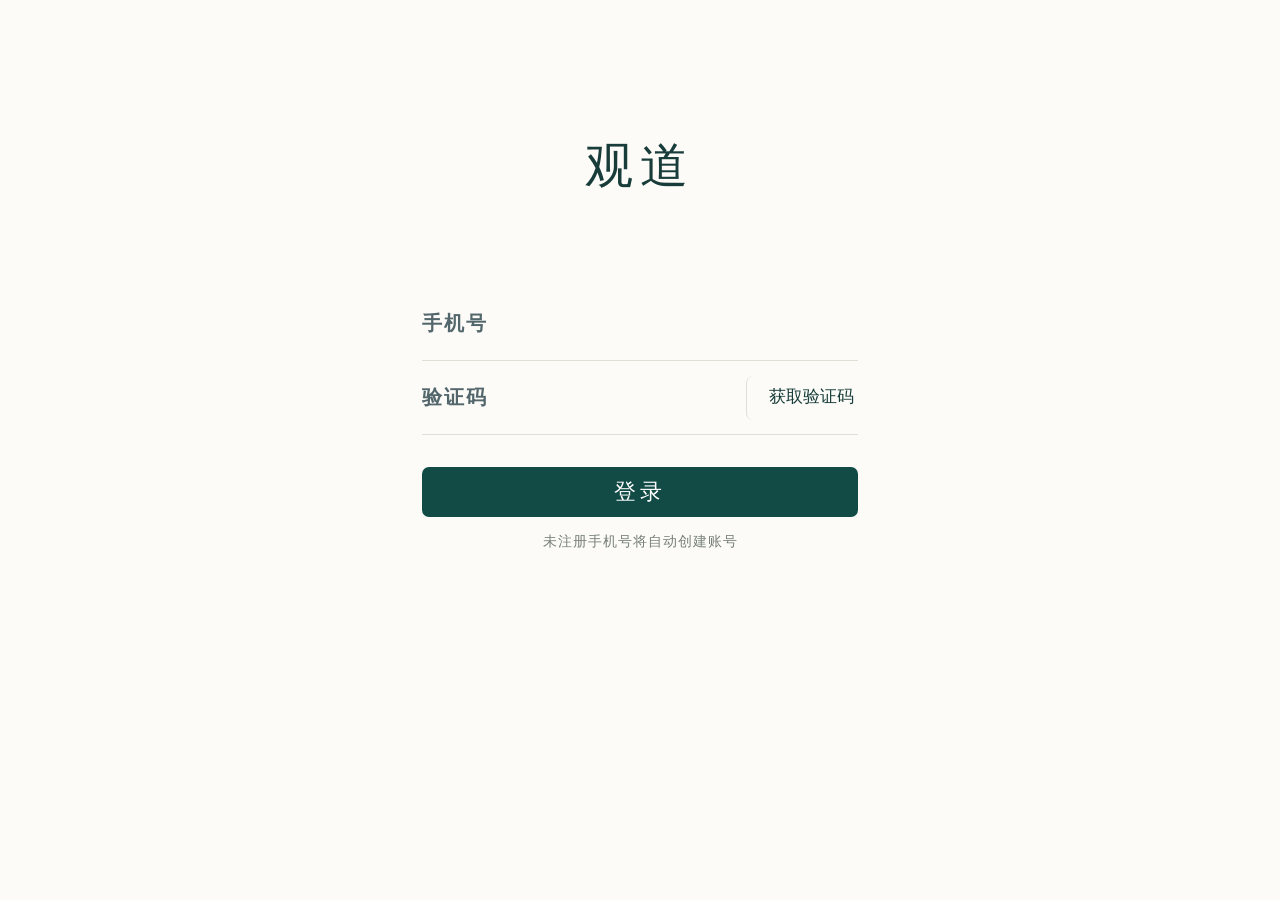
<file: index.html>
﻿<!doctype html>
<html lang="zh-CN">
  <head>
    <meta charset="UTF-8" />
    <meta name="viewport" content="width=device-width, initial-scale=1.0" />
    <title>历法与奇门定局</title>
    <script defer src="./vendor/lunar.js"></script>
    <script defer src="./vendor/iztro.min.js"></script>
    <script defer src="./data/ke-ying.js?v=20260621"></script>
    <style>
      :root {
        --app-font: "Microsoft YaHei", "PingFang SC", sans-serif;
        --bg: #f6f3ed;
        --panel: #ffffff;
        --ink: #25211d;
        --muted: #716a61;
        --line: #ddd4c8;
        --brand: #8b2f2f;
        --brand-dark: #672222;
        --soft: #f2e7d8;
        --accent: #225c5a;
        --deep-jade: #0f5b57;
        --jade-dark: #07504c;
        --gold: #b88a4b;
        --pale-gold: #dcc8a0;
        --paper: #f8f0df;
        --shadow: 0 1.125rem 2.8125rem rgba(62, 42, 24, 0.12);
      }

      * {
        box-sizing: border-box;
      }

      html {
        font-size: clamp(87.5%, 3.85vw, 100%);
        -webkit-text-size-adjust: 100%;
        text-size-adjust: 100%;
      }

      body {
        margin: 0;
        min-height: 100vh;
        background: var(--bg);
        color: var(--ink);
        font-family: var(--app-font);
      }

      button,
      input,
      textarea,
      select {
        font: inherit;
      }

      .shell {
        width: min(32.5rem, 100%);
        margin: 0 auto;
        padding: 0 0 5.375rem;
      }

      body.qimen-view-active .shell {
        padding-bottom: 0;
      }

      header {
        margin-bottom: 1.375rem;
      }

      h1 {
        margin: 0 0 0.5rem;
        font-size: clamp(1.875rem, 5vw, 2.875rem);
        letter-spacing: 0;
      }

      .subtitle {
        margin: 0;
        color: var(--muted);
        line-height: 1.7;
      }

      .grid {
        display: grid;
        grid-template-columns: 1fr;
        gap: 1.125rem;
      }

      .view {
        display: none;
      }

      .view.active {
        display: block;
      }

      .view:not(#homeView) {
        width: min(32.5rem, calc(100% - 1.5rem));
        margin: 0 auto;
        padding-top: 1.125rem;
      }

      #homeView {
        position: relative;
        min-height: 100vh;
        background: url("./assets/home-bg.jpg") center top / cover no-repeat;
      }

      #qimenView {
        min-height: calc(100vh - 5.375rem);
        padding: 1.375rem 0.625rem 2.25rem;
        background:
          linear-gradient(180deg, rgba(249, 243, 230, 0.18), rgba(249, 243, 230, 0.08) 42%, rgba(249, 243, 230, 0.18)),
          url("./assets/qimen-home-bg.jpg") center top / 100% auto no-repeat;
      }

      .bazi-frame-view {
        height: 100dvh;
        margin: -1.125rem 0 -5.375rem;
        background: #f3f3f3;
      }

      .bazi-frame {
        display: block;
        width: 100%;
        height: 100%;
        border: 0;
        background: #f3f3f3;
      }

      .home-actions {
        position: absolute;
        left: 0;
        top: 0;
        width: 100%;
        height: 100%;
        padding: 0;
      }

      .nav-card {
        position: absolute;
        width: 17%;
        aspect-ratio: 0.62;
        min-height: 0;
        border: 0;
        border-radius: 1.125rem;
        background: transparent;
        box-shadow: none;
        color: transparent;
        padding: 0;
        overflow: hidden;
      }

      .nav-card strong {
        position: absolute;
        opacity: 0;
        pointer-events: none;
      }

      .nav-card span {
        display: block;
        color: var(--muted);
        line-height: 1.6;
        font-weight: 500;
      }

      #openBazi {
        left: 32.1%;
        top: 25.4%;
      }

      #openQimen {
        right: 32.1%;
        top: 25.4%;
      }

      .author-entry {
        position: absolute;
        left: 50%;
        bottom: max(1.875rem, env(safe-area-inset-bottom));
        z-index: 2;
        display: flex;
        align-items: center;
        gap: 0.875rem;
        transform: translateX(-50%);
        border: 0;
        border-radius: 0;
        background: transparent;
        color: #c28d38;
        padding: 0.75rem 0.625rem;
        font-family: var(--app-font);
        font-size: 1.4375rem;
        font-weight: 400;
        text-shadow: 0 0.0625rem 0.0625rem rgba(255, 250, 238, 0.5);
        white-space: nowrap;
      }

      .author-entry::before,
      .author-entry::after {
        content: "";
        width: clamp(4.5rem, 24vw, 8.125rem);
        height: 0.0625rem;
        background: linear-gradient(90deg, transparent, rgba(221, 180, 92, 0.98));
        box-shadow: 0 0 0.1875rem rgba(221, 180, 92, 0.42);
      }

      .author-entry::after {
        transform: scaleX(-1);
      }

      .author-modal {
        position: fixed;
        inset: 0;
        z-index: 200;
        display: grid;
        place-items: center;
        padding: 1.5rem;
        background: rgba(30, 28, 24, 0.34);
        opacity: 0;
        visibility: hidden;
        transition: opacity 180ms ease, visibility 180ms ease;
      }

      .author-modal.open {
        opacity: 1;
        visibility: visible;
      }

      .author-dialog {
        position: relative;
        width: min(26.875rem, 100%);
        max-height: calc(100vh - 2rem);
        overflow: hidden;
        border: 1px solid rgba(207, 176, 112, 0.42);
        border-radius: 0.5rem;
        background:
          linear-gradient(180deg, rgba(255, 253, 247, 0.78), rgba(249, 244, 232, 0.7)),
          url("./assets/author-bg.jpg") center top / cover no-repeat;
        color: #332c24;
        padding: 2rem 1.5rem 1.375rem;
        box-shadow: 0 1.125rem 3.125rem rgba(43, 35, 25, 0.24);
      }

      .author-close {
        position: absolute;
        right: 0.75rem;
        top: 0.625rem;
        width: 1.75rem;
        height: 1.75rem;
        min-height: 0;
        border: 1px solid rgba(15, 91, 87, 0.56);
        border-radius: 50%;
        background: rgba(255, 252, 244, 0.52);
        color: var(--deep-jade);
        padding: 0;
        font-size: 1.3125rem;
        font-weight: 300;
        line-height: 1;
      }

      .author-dialog h2 {
        margin: 0 0 1.5rem;
        color: var(--deep-jade);
        text-align: center;
        font-size: 1.875rem;
        font-weight: 700;
      }

      .author-section + .author-section {
        margin-top: 1.375rem;
        padding-top: 1.25rem;
        border-top: 1px dashed rgba(207, 176, 112, 0.38);
      }

      .author-section h3 {
        position: relative;
        display: flex;
        align-items: center;
        gap: 0.75rem;
        margin: 0 0 0.875rem;
        color: var(--deep-jade);
        font-size: 1.4375rem;
        font-weight: 700;
      }

      .author-section h3::before {
        content: "观";
        display: grid;
        place-items: center;
        width: 2.375rem;
        height: 2.375rem;
        flex: 0 0 2.375rem;
        border: 1px solid rgba(207, 176, 112, 0.78);
        border-radius: 50% 45% 50% 45%;
        color: rgba(15, 91, 87, 0.74);
        font-size: 1.0625rem;
        font-weight: 400;
      }

      .author-section h3::after {
        content: "";
        height: 0.0625rem;
        flex: 1;
        background: linear-gradient(90deg, rgba(207, 176, 112, 0.66), transparent);
      }

      .author-section + .author-section h3::before {
        content: "友";
        width: 2rem;
        height: 2rem;
        flex-basis: 2rem;
        font-size: 0.875rem;
      }

      .author-section p {
        margin: 0;
        color: #41372d;
        font-size: 1rem;
        line-height: 1.82;
      }

      .author-contact {
        display: grid;
        grid-template-columns: 7.5rem minmax(0, 1fr);
        gap: 1.25rem;
        align-items: center;
        margin-top: 0.875rem;
        padding: 0.875rem;
        border: 1px solid rgba(207, 176, 112, 0.48);
        border-radius: 0.75rem;
        background: rgba(236, 231, 215, 0.72);
      }

      .author-qr {
        display: block;
        width: 7.5rem;
        aspect-ratio: 1;
        object-fit: cover;
        border: 1px solid rgba(207, 176, 112, 0.58);
        border-radius: 0.5rem;
        background: #fff;
      }

      .author-contact-note {
        color: var(--deep-jade);
        font-size: 0.8125rem;
        line-height: 1.6;
        white-space: nowrap;
      }

      .author-contact-button {
        display: block;
        width: 82%;
        margin: 0 auto 0.625rem;
        border-radius: 62.4375rem;
        background: var(--deep-jade);
        color: #fff;
        padding: 0.4375rem 0.75rem;
        text-align: center;
        font-size: 1.125rem;
        box-shadow: 0 0.25rem 0.75rem rgba(15, 91, 87, 0.18);
      }

      .page-head {
        display: flex;
        align-items: center;
        justify-content: space-between;
        gap: 0.75rem;
      }

      .back-button {
        flex: 0 0 auto;
        border: 0;
        background: transparent;
        color: #9f773b;
        padding: 0.5rem 0.625rem;
        font-size: 1.125rem;
        font-weight: 400;
      }

      .panel {
        position: relative;
        background:
          linear-gradient(180deg, rgba(255, 252, 244, 0.88), rgba(250, 243, 226, 0.78)),
          url("./bazi/assets/card-bg.jpg") right bottom / 100% auto no-repeat;
        border: 1px solid rgba(207, 176, 112, 0.68);
        border-radius: 0.625rem;
        box-shadow: 0 0.1875rem 0.625rem rgba(118, 88, 45, 0.12), inset 0 0 0 0.125rem rgba(255, 250, 238, 0.75);
        overflow: hidden;
      }

      #qimenView .panel {
        min-height: auto;
        overflow: visible;
        background: transparent;
        border: 0;
        border-radius: 0;
        box-shadow: none;
      }

      #qimenView .panel::before {
        content: none;
      }

      #qimenView .panel > * {
        position: relative;
      }

      .qimen-entry-card,
      .qimen-main:not(:empty) {
        position: relative;
        margin: 0 0.25rem 1.125rem;
        border: 1px solid rgba(207, 176, 112, 0.82);
        border-radius: 0.625rem;
        box-shadow: 0 0.625rem 1.625rem rgba(82, 58, 32, 0.16), inset 0 0 0 0.125rem rgba(255, 250, 238, 0.78);
      }

      .qimen-entry-card {
        margin-top: 9.375rem;
        background:
          linear-gradient(180deg, rgba(255, 252, 244, 0.9), rgba(250, 243, 226, 0.76)),
          url("./bazi/assets/card-bg.jpg") right bottom / 100% auto no-repeat;
      }

      .qimen-main:not(:empty) {
        background: linear-gradient(180deg, rgba(255, 252, 244, 0.82), rgba(250, 243, 226, 0.62));
      }

      .qimen-entry-card::before,
      .qimen-main:not(:empty)::before {
        content: "";
        position: absolute;
        inset: 0.4375rem;
        border: 1px solid rgba(207, 176, 112, 0.46);
        border-radius: 0.5rem;
        pointer-events: none;
      }

      .panel-head {
        padding: 2.75rem 1.5rem 0;
      }

      #qimenView .page-head {
        position: relative;
        justify-content: center;
      }

      #qimenView .back-button {
        position: absolute;
        left: -0.75rem;
        top: -9.625rem;
        width: 2.75rem;
        height: 2.75rem;
        min-height: 2.75rem;
        border: 1px solid rgba(220, 200, 160, 0.88);
        border-radius: 50%;
        background: rgba(255, 252, 244, 0.76);
        color: var(--deep-jade);
        padding: 0;
        font-size: 2.25rem;
        font-weight: 400;
        line-height: 1;
        display: grid;
        place-items: center;
        box-shadow: 0 0.1875rem 0.625rem rgba(92, 65, 38, 0.13);
      }

      #qimenView .panel h2 {
        position: absolute;
        left: 50%;
        top: -8.25rem;
        margin: 0;
        transform: translateX(-50%);
        color: var(--deep-jade);
        font-size: 2.8125rem;
        font-weight: 800;
        line-height: 1.15;
        white-space: nowrap;
      }

      #qimenView .panel-head p {
        display: none;
      }

      .panel h2 {
        margin: 0 0 0.375rem;
        font-size: 1.5rem;
      }

      .panel p {
        margin: 0;
        color: var(--muted);
        line-height: 1.65;
        font-size: 0.875rem;
      }

      .controls {
        display: grid;
        gap: 0.75rem;
        padding: 1.125rem;
      }

      label {
        display: grid;
        gap: 0.4375rem;
        color: var(--muted);
        font-size: 0.8125rem;
        font-weight: 700;
      }

      input {
        width: 100%;
        border: 1px solid var(--line);
        border-radius: 0.4375rem;
        background: #fff;
        color: var(--ink);
        outline: none;
        padding: 0.6875rem 0.75rem;
      }

      input:focus {
        border-color: var(--accent);
        box-shadow: 0 0 0 0.1875rem rgba(34, 92, 90, 0.12);
      }

      textarea {
        width: 100%;
        min-height: 11.875rem;
        resize: vertical;
        border: 1px solid var(--line);
        border-radius: 0;
        background: #fff;
        color: var(--ink);
        outline: none;
        padding: 0.625rem 0.75rem;
      }

      textarea:focus {
        border-color: var(--accent);
        box-shadow: 0 0 0 0.1875rem rgba(34, 92, 90, 0.12);
      }

      .actions {
        display: flex;
        gap: 0.625rem;
      }

      button {
        border: 0;
        border-radius: 0.4375rem;
        padding: 0.6875rem 0.875rem;
        cursor: pointer;
        font-weight: 760;
      }

      .primary {
        flex: 1;
        background: var(--brand);
        color: #fff;
      }

      .primary:hover {
        background: var(--brand-dark);
      }

      .ghost {
        background: var(--soft);
        color: var(--ink);
      }

      .result {
        border-top: 1px solid var(--line);
        background: #fbfaf7;
      }

      .item {
        display: grid;
        grid-template-columns: 6.875rem 1fr;
        gap: 0.75rem;
        padding: 0.875rem 1.125rem;
        border-top: 1px solid #ece5da;
        line-height: 1.6;
      }

      .item:first-child {
        border-top: 0;
      }

      .label {
        color: var(--muted);
        font-size: 0.8125rem;
        font-weight: 700;
      }

      .value {
        font-size: 1.0625rem;
        font-weight: 760;
        word-break: break-word;
      }

      .qimen-main {
        padding: 0.75rem 0.75rem 1.125rem;
        background: transparent;
        border-top: 0;
      }

      .qimen-controls {
        display: grid;
        gap: 1.125rem;
        padding: 1.375rem 1.75rem 1.75rem;
      }

      .qimen-time-picker {
        display: grid;
        grid-template-columns: minmax(0, 1fr) auto;
        align-items: center;
        gap: 0.875rem;
        max-width: 25.625rem;
        width: 100%;
        margin: 0 auto;
      }

      .qimen-time-picker input {
        height: 3.125rem;
        border: 1px solid rgba(207, 176, 112, 0.72);
        border-radius: 0.5rem;
        background: rgba(255, 252, 244, 0.88);
        text-align: center;
        font-size: 1.25rem;
        color: #4a4035;
      }

      .qimen-time-picker input:focus {
        border-color: var(--deep-jade);
        box-shadow: 0 0 0 0.1875rem rgba(15, 91, 87, 0.12);
      }

      .qimen-time-picker input::-webkit-calendar-picker-indicator {
        display: none;
      }

      .qimen-time-picker input::-webkit-inner-spin-button,
      .qimen-time-picker input::-webkit-clear-button {
        display: none;
      }

      .qimen-custom-time {
        width: 6.625rem;
        height: 3.125rem;
        border: 1px solid var(--deep-jade);
        border-radius: 0.5rem;
        background: transparent;
        padding: 0;
        color: var(--deep-jade);
        font-size: 1.1875rem;
        font-weight: 400;
      }

      .qimen-start {
        position: relative;
        max-width: 25.625rem;
        width: 100%;
        margin: 0 auto;
        min-height: 3.75rem;
        border-radius: 0.75rem;
        border: 1px solid #cfb070;
        background:
          linear-gradient(180deg, rgba(255,255,255,0.1), rgba(0,0,0,0.08)),
          radial-gradient(circle at 24% 22%, rgba(255,255,255,0.16), transparent 25%),
          var(--jade-dark);
        color: #fff;
        padding: 0.5rem 1.125rem;
        font-size: 2.125rem;
        box-shadow: inset 0 0 0 0.1875rem rgba(246, 228, 171, 0.18), 0 0.25rem 0.625rem rgba(8, 78, 73, 0.18);
      }

      .qimen-start::before {
        content: "";
        position: absolute;
        inset: 0.375rem 0.5625rem;
        border: 1px solid rgba(247, 228, 168, 0.86);
        border-radius: 0.5625rem;
        pointer-events: none;
      }

      .qimen-hour-nav {
        display: grid;
        grid-template-columns: max-content minmax(11.5rem, 1fr) max-content;
        align-items: center;
        justify-content: center;
        gap: 0.5rem;
        margin: 0 0.25rem 0.75rem;
        padding: 1rem 0 0.75rem;
        border-bottom: 0;
        background: transparent;
      }

      .qimen-hour-nav button {
        border-radius: 0;
        background: transparent;
        color: var(--ink);
        padding: 0;
        font-size: clamp(0.88rem, 3.8vw, 0.94rem);
        font-weight: 400;
        white-space: nowrap;
      }

      .qimen-current-time {
        width: 100%;
        min-width: 0;
        text-align: center;
        color: var(--ink);
        font-size: clamp(0.78rem, 3.35vw, 0.875rem);
        white-space: nowrap;
        border: 1px solid rgba(207, 176, 112, 0.72);
        border-radius: 62.4375rem;
        padding: 0.44rem 0.78rem;
        background: rgba(255, 252, 244, 0.72);
      }

      .qimen-main .qimen-current-time {
        color: var(--ink);
      }

      .qimen-title {
        display: block;
        font-size: 1.5rem;
        margin-bottom: 0.625rem;
        color: var(--ink);
        line-height: 1.25;
        text-align: center;
      }

      .qimen-main div {
        color: var(--muted);
        line-height: 1.6;
      }

      .qimen-summary {
        margin-bottom: 0.375rem;
        padding: 0 0.625rem;
      }

      .qimen-time {
        margin-bottom: 0.375rem;
        font-size: 1.0625rem;
        color: var(--ink);
      }

      .qimen-time span {
        color: #1e63d6;
      }

      .qimen-info-row {
        display: grid;
        grid-template-columns: auto minmax(0, 1fr) max-content;
        gap: 0.625rem;
        align-items: center;
      }

      .qimen-methods {
        display: grid;
        gap: 0.375rem;
        justify-self: end;
      }

      .qimen-method {
        min-width: 3.625rem;
        border: 1px solid var(--deep-jade);
        border-radius: 0.75rem;
        background: rgba(255, 252, 244, 0.88);
        color: var(--deep-jade);
        padding: 0.3125rem 0.5rem;
        font-size: 0.875rem;
        font-weight: 400;
      }

      .qimen-hour-nav.archive-viewing {
        grid-template-columns: minmax(13.75rem, 0.72fr);
      }

      .qimen-method.active {
        background: var(--deep-jade);
        color: #fff;
      }

      .sizhu-table {
        border-collapse: collapse;
        background: rgba(255, 252, 244, 0.82);
        color: var(--ink);
        flex: 0 0 auto;
      }

      .sizhu-table th,
      .sizhu-table td {
        border: 1px solid rgba(207, 176, 112, 0.58);
        width: 2.25rem;
        height: 1.875rem;
        text-align: center;
        font-size: 1.25rem;
        line-height: 1;
        font-weight: 400;
      }

      .sizhu-gan {
        color: #174fe0;
      }

      .sizhu-zhi {
        color: #18855e;
      }

      .qimen-brief {
        min-width: 0;
        font-size: 0.875rem;
        display: grid;
        grid-template-columns: minmax(0, 1fr);
        column-gap: 0;
        row-gap: 0.1875rem;
        align-items: start;
      }

      .qimen-brief div {
        line-height: 1.55;
      }

      .qimen-jieqi {
        white-space: nowrap;
      }

      .qimen-jieqi span {
        display: block;
      }

      .qimen-method-note {
        grid-column: 1 / -1;
        white-space: nowrap;
      }

      .qimen-board-wrap {
        position: relative;
        width: min(98%, 30rem);
        margin: 0.5rem auto 1.125rem;
        padding: 0;
      }

      .qimen-board {
        display: grid;
        grid-template-columns: repeat(3, minmax(0, 1fr));
        grid-template-rows: repeat(3, minmax(0, 1fr));
        aspect-ratio: 1 / 1;
        gap: 0;
        border: 2px solid rgba(15, 91, 87, 0.82);
        background:
          linear-gradient(180deg, rgba(255, 252, 244, 0.9), rgba(250, 243, 226, 0.82)),
          url("./bazi/assets/card-bg.jpg") right bottom / 100% auto no-repeat;
        box-shadow: 0 0.1875rem 0.625rem rgba(118, 88, 45, 0.1);
      }

      .qimen-palace {
        position: relative;
        min-height: 0;
        border: 1px solid rgba(15, 91, 87, 0.72);
        padding: 0.375rem;
        overflow: hidden;
        font-family: var(--app-font);
        cursor: pointer;
      }

      .qimen-palace.selected {
        outline: 0.1875rem solid rgba(15, 91, 87, 0.28);
        outline-offset: -0.3125rem;
        background: rgba(255, 250, 238, 0.74);
      }

      .bagua-watermark {
        position: absolute;
        left: 50%;
        top: 50%;
        transform: translate(-50%, -50%);
        color: rgba(80, 80, 80, 0.2);
        font-family: var(--app-font);
        font-size: clamp(2.15rem, 11vw, 2.875rem);
        font-weight: 400;
        line-height: 1;
        pointer-events: none;
        z-index: 0;
      }

      .qimen-palace > :not(.bagua-watermark) {
        z-index: 1;
      }

      .dark-stem,
      .god,
      .star,
      .door,
      .stem-heaven,
      .stem-earth,
      .stem-heaven-state,
      .stem-earth-state,
      .star-state,
      .door-state,
      .earth-god {
        position: absolute;
        line-height: 1;
      }

      .dark-stem {
        left: 0.42rem;
        top: 0.42rem;
        color: var(--stem-color, #444);
        font-size: clamp(0.72rem, 3.3vw, 0.94rem);
        font-weight: 800;
      }

      .god {
        left: 50%;
        top: 0.32rem;
        transform: translateX(-50%);
        color: #a08120;
        font-size: clamp(1.25rem, 6.2vw, 1.82rem);
        font-weight: 900;
        white-space: nowrap;
      }

      .star {
        left: 0.42rem;
        top: 42%;
        transform: translateY(-50%);
        color: #111;
        font-size: clamp(1.02rem, 5.15vw, 1.38rem);
        font-weight: 850;
        white-space: nowrap;
      }

      .star-state {
        left: 0.48rem;
        top: 54%;
        color: #777;
        font-size: clamp(0.68rem, 3.05vw, 0.82rem);
        font-weight: 800;
      }

      .tian-qin {
        color: #d02727;
      }

      .door {
        left: 0.42rem;
        bottom: 1.25rem;
        color: #7357d9;
        font-size: clamp(1.02rem, 5.15vw, 1.38rem);
        font-weight: 850;
        white-space: nowrap;
      }

      .door-state {
        left: 0.48rem;
        bottom: 0.52rem;
        color: #777;
        font-size: clamp(0.68rem, 3.05vw, 0.82rem);
        font-weight: 800;
      }

      .stem-heaven,
      .stem-earth {
        right: 0.48rem;
        writing-mode: vertical-rl;
        text-orientation: upright;
        color: var(--stem-color, #111);
        font-size: clamp(1.02rem, 5.15vw, 1.38rem);
        font-weight: 850;
      }

      .stem-heaven {
        top: 42%;
        transform: translateY(-50%);
      }

      .stem-earth {
        bottom: 1.15rem;
      }

      .stem-heaven-state,
      .stem-earth-state {
        right: 0.56rem;
        color: #777;
        font-size: clamp(0.68rem, 3.05vw, 0.82rem);
        font-weight: 800;
        writing-mode: vertical-rl;
        text-orientation: upright;
      }

      .stem-heaven-state {
        top: 54%;
      }

      .stem-earth-state {
        bottom: 0.42rem;
      }

      .stem-horizontal {
        writing-mode: horizontal-tb;
        text-orientation: mixed;
        right: 0.42rem;
        letter-spacing: 0;
        white-space: nowrap;
      }

      .stem-heaven.stem-horizontal {
        transform: translateY(-50%);
      }

      .stem-horizontal + .stem-heaven-state,
      .stem-horizontal + .stem-earth-state {
        writing-mode: horizontal-tb;
        text-orientation: mixed;
        right: 0.42rem;
        white-space: nowrap;
      }

      .dark-stem span,
      .stem-heaven span,
      .stem-earth span,
      .center-earth-stem span {
        color: var(--stem-color, currentColor);
      }

      .earth-god {
        left: 50%;
        bottom: 0.28rem;
        transform: translateX(-50%);
        color: #9a2b2b;
        font-size: clamp(0.66rem, 2.85vw, 0.75rem);
        font-weight: 850;
      }

      .outer-marker {
        position: absolute;
        width: 1rem;
        height: 1rem;
        border-radius: 50%;
        background: #fff;
        border: 2px solid #111;
        transform: translate(-50%, -50%);
        z-index: 2;
      }

      .outer-marker.horse {
        width: auto;
        height: auto;
        border: 0;
        border-radius: 0;
        background: transparent;
        color: #000;
        font-size: 2rem;
        line-height: 1;
        z-index: 3;
      }

      .center-palace {
        align-content: center;
        text-align: center;
        background: rgba(255, 250, 238, 0.68);
        display: grid;
        justify-items: center;
        gap: 0.35rem;
        cursor: default;
      }

      .center-palace strong {
        font-size: clamp(1rem, 4.5vw, 1.25rem);
        color: #153bd6;
      }

      .center-palace span {
        display: block;
        margin-top: 0;
        color: var(--ink);
        font-weight: 700;
        font-size: clamp(0.82rem, 3.6vw, 1rem);
        line-height: 1.35;
      }

      .center-palace .center-earth-stem {
        position: static;
        transform: none;
        margin-top: 0.125rem;
        color: var(--stem-color, var(--ink));
        font-size: clamp(0.82rem, 3.6vw, 1rem);
        font-weight: 700;
        line-height: 1.2;
      }

      .error {
        color: #9b1c1c;
        padding: 1.125rem;
        line-height: 1.7;
      }

      .keying-panel {
        margin: 0.75rem 0 0;
        padding: 1rem;
        border: 1px solid rgba(207, 176, 112, 0.68);
        border-radius: 0.5rem;
        background:
          linear-gradient(180deg, rgba(255, 252, 244, 0.88), rgba(250, 243, 226, 0.78)),
          url("./bazi/assets/card-bg.jpg") right bottom / 100% auto no-repeat;
        box-shadow: 0 0.1875rem 0.625rem rgba(118, 88, 45, 0.1), inset 0 0 0 0.125rem rgba(255, 250, 238, 0.75);
        font-size: 1rem;
        line-height: 1.7;
      }

      .keying-panel h3 {
        margin: 0 0 0.625rem;
        font-size: 1.25rem;
      }

      .keying-section {
        padding-top: 0.625rem;
        margin-top: 0.625rem;
        border-top: 1px solid #eee4d7;
      }

      .keying-section:first-of-type {
        border-top: 0;
        margin-top: 0;
        padding-top: 0;
      }

      .keying-section strong {
        display: block;
        margin-bottom: 0.375rem;
        font-size: 1.0625rem;
        color: var(--ink);
      }

      .keying-entry {
        margin: 0.375rem 0;
        color: var(--muted);
        line-height: 1.65;
        font-size: 1rem;
      }

      .keying-entry b {
        color: var(--brand);
      }

      .qimen-footnote {
        margin-top: 0;
        padding: 0 0.375rem;
        color: var(--ink);
        font-weight: 700;
        line-height: 1.45;
      }

      .special-panel {
        margin: 0.75rem 0 0;
        padding: 0.75rem 0.875rem;
        border: 1px solid rgba(207, 176, 112, 0.64);
        border-radius: 0.5rem;
        background: rgba(255, 250, 238, 0.78);
        color: var(--muted);
        line-height: 1.65;
        font-size: 1rem;
      }

      .special-panel b {
        color: var(--brand);
      }

      .archive-info-panel {
        margin: 0.75rem 0 0;
        padding: 0.875rem 1rem;
        border: 1px solid rgba(207, 176, 112, 0.64);
        border-radius: 0.5rem;
        background: rgba(255, 250, 238, 0.82);
        color: var(--ink);
        display: grid;
        gap: 0.625rem;
      }

      .archive-info-row {
        display: grid;
        grid-template-columns: 4.375rem minmax(0, 1fr);
        gap: 0.625rem;
        align-items: start;
        line-height: 1.55;
      }

      .archive-info-row b {
        color: var(--brand);
      }

      .archive-info-row span {
        min-width: 0;
        white-space: pre-wrap;
        word-break: break-word;
      }

      .qimen-patterns-entry {
        min-height: 3rem;
        border: 1px solid rgba(207, 176, 112, 0.78);
        border-radius: 0.5rem;
        background: rgba(255, 252, 244, 0.7);
        color: var(--deep-jade);
        font-size: 1.25rem;
        box-shadow: 0 0.1875rem 0.625rem rgba(92, 65, 38, 0.1);
      }

      .patterns81-page {
        min-height: calc(100vh - 5.375rem);
        padding: 1.125rem 0.875rem 2.875rem;
        background:
          linear-gradient(180deg, rgba(249, 243, 230, 0.28), rgba(249, 243, 230, 0.72)),
          url("./assets/qimen-home-bg.jpg") center top / 100% auto no-repeat,
          #f5efe2;
      }

      .patterns81-head {
        display: grid;
        grid-template-columns: 2.75rem minmax(0, 1fr) 2.75rem;
        align-items: center;
        max-width: 47.5rem;
        min-height: 3.625rem;
        margin: 0 auto 1.5rem;
        padding-bottom: 0.625rem;
        border-bottom: 1px solid rgba(207, 176, 112, 0.72);
      }

      .patterns81-head h2 {
        margin: 0;
        color: var(--deep-jade);
        text-align: center;
        font-size: 2rem;
        font-weight: 700;
        letter-spacing: 0;
      }

      .patterns81-selector-card,
      .patterns81-result-card {
        position: relative;
        max-width: 47.5rem;
        margin-right: auto;
        margin-left: auto;
        border: 1px solid rgba(207, 176, 112, 0.76);
        border-radius: 0.5rem;
        background:
          linear-gradient(180deg, rgba(255, 253, 247, 0.94), rgba(250, 245, 233, 0.9)),
          url("./bazi/assets/card-bg.jpg") right bottom / 100% auto no-repeat;
        box-shadow: 0 0.5rem 1.375rem rgba(92, 65, 38, 0.12), inset 0 0 0 0.125rem rgba(255, 250, 238, 0.72);
      }

      .patterns81-selector-card {
        padding: 1.375rem 1.125rem 1.5rem;
      }

      .patterns81-grid {
        display: grid;
        grid-template-columns: 2.25rem repeat(9, minmax(0, 1fr));
        column-gap: 0.25rem;
        row-gap: 0.75rem;
        align-items: center;
      }

      .patterns81-alias {
        min-width: 0;
        color: #a5824d;
        text-align: center;
        font-size: 0.8125rem;
        line-height: 1.2;
        white-space: nowrap;
      }

      .patterns81-axis-label {
        align-self: stretch;
        display: grid;
        place-items: center;
        color: var(--deep-jade);
        font-size: 1rem;
        font-weight: 700;
        line-height: 1.05;
        writing-mode: vertical-rl;
        text-orientation: upright;
      }

      .patterns81-stem {
        position: relative;
        min-width: 0;
        height: 3rem;
        border: 1px solid transparent;
        border-radius: 0.4375rem;
        background: transparent;
        color: var(--stem-color);
        padding: 0;
        font-size: 1.9375rem;
        font-weight: 700;
        line-height: 1;
        transition: transform 150ms ease, background 150ms ease, border-color 150ms ease, box-shadow 150ms ease;
      }

      .patterns81-stem.active {
        border-color: rgba(207, 176, 112, 0.9);
        background: rgba(197, 224, 213, 0.56);
        box-shadow: 0 0.1875rem 0.625rem rgba(15, 91, 87, 0.1);
        transform: scale(1.04);
      }

      .patterns81-stem.active::after {
        content: "";
        position: absolute;
        left: 50%;
        bottom: 0.25rem;
        width: 1rem;
        height: 0.125rem;
        transform: translateX(-50%);
        background: rgba(184, 138, 75, 0.88);
      }

      .patterns81-result-card {
        display: grid;
        justify-items: center;
        align-content: start;
        max-width: 32.5rem;
        min-height: 21.875rem;
        margin-top: 1.5rem;
        padding: 1.875rem 1.75rem 2rem;
        text-align: center;
      }

      .patterns81-pair {
        display: grid;
        grid-template-rows: 3.875rem 0.0625rem 3.875rem;
        justify-items: center;
        align-items: center;
        gap: 0.5rem;
        width: 4.75rem;
        height: 8.8125rem;
      }

      .patterns81-pair-stem {
        display: grid;
        place-items: center;
        width: 4.75rem;
        height: 3.875rem;
        color: var(--stem-color);
        font-size: 3.625rem;
        font-weight: 700;
        line-height: 1;
      }

      .patterns81-pair-line {
        width: 3.375rem;
        height: 0.0625rem;
        background: rgba(184, 138, 75, 0.82);
      }

      .patterns81-pattern-name {
        display: grid;
        place-items: center;
        width: 100%;
        min-height: 2.75rem;
        margin: 1.25rem 0 0;
        color: #2c2924;
        font-size: 1.75rem;
        font-weight: 700;
        line-height: 1.3;
      }

      .patterns81-summary,
      .patterns81-detail {
        max-width: 27.5rem;
        margin: 1rem 0 0;
        color: #514a40;
        font-size: 1.375rem;
        line-height: 1.75;
        white-space: pre-wrap;
      }

      .patterns81-detail {
        margin-top: 0.625rem;
        color: #6c6255;
        font-size: 1.25rem;
      }

      .archive-page {
        min-height: calc(100vh - 7.5rem);
        padding: 1.75rem 1.125rem 2.125rem;
        background:
          linear-gradient(180deg, rgba(249, 243, 230, 0.54), rgba(249, 243, 230, 0.24) 52%, rgba(249, 243, 230, 0.34)),
          url("./bazi/assets/input-bg.jpg") center top / cover no-repeat;
      }

      .archive-page .query-head {
        height: 5.375rem;
        grid-template-columns: 3.875rem 1fr 3.875rem;
        background: transparent;
      }

      .archive-page .query-back {
        width: 2.75rem;
        height: 2.75rem;
        min-height: 2.75rem;
        border: 1px solid rgba(220, 200, 160, 0.88);
        border-radius: 50%;
        background: rgba(255, 252, 244, 0.76);
        color: var(--deep-jade);
        font-size: 2.25rem;
        font-weight: 400;
        box-shadow: 0 0.1875rem 0.625rem rgba(92, 65, 38, 0.13);
      }

      .archive-page .query-title {
        position: relative;
        color: #111;
        font-size: 2.375rem;
        font-weight: 700;
        letter-spacing: 0.04em;
      }

      .archive-page .query-title::after {
        content: "";
        position: absolute;
        left: 50%;
        bottom: -0.875rem;
        width: 9.25rem;
        height: 0.0625rem;
        transform: translateX(-50%);
        background: linear-gradient(90deg, transparent, rgba(184, 138, 75, 0.78), transparent);
      }

      .archive-form {
        position: relative;
        display: grid;
        gap: 1.5rem;
        max-width: 26.25rem;
        margin: 1.75rem auto 0;
        padding: 2.125rem 1.5rem 1.875rem;
        border: 1px solid rgba(207, 176, 112, 0.7);
        border-radius: 1.5rem;
        background:
          linear-gradient(180deg, rgba(255, 252, 244, 0.9), rgba(250, 243, 226, 0.74)),
          url("./bazi/assets/card-bg.jpg") right bottom / 100% auto no-repeat;
        box-shadow: 0 0.75rem 1.875rem rgba(92, 65, 38, 0.16), inset 0 0 0 0.125rem rgba(255, 250, 238, 0.78);
        text-align: left;
      }

      .archive-form::before {
        content: "";
        position: absolute;
        inset: 0.5rem;
        border: 1px solid rgba(207, 176, 112, 0.38);
        border-radius: 1.25rem;
        pointer-events: none;
      }

      .archive-form label {
        display: grid;
        gap: 0.875rem;
        color: var(--deep-jade);
        font-size: 1.75rem;
        font-weight: 700;
        line-height: 1.2;
      }

      .archive-form label::before {
        content: none;
      }

      .archive-form input,
      .archive-form textarea {
        border: 1px solid rgba(207, 176, 112, 0.76);
        border-radius: 0.625rem;
        background: rgba(255, 252, 244, 0.72);
        color: #4a4035;
        text-align: left;
        font-size: 1.375rem;
        box-shadow: inset 0 0.0625rem 0 rgba(255, 255, 255, 0.68);
      }

      .archive-form input {
        height: 3.625rem;
        padding: 0 1.375rem;
      }

      .archive-form textarea {
        min-height: 11.125rem;
        padding: 1.125rem 1.375rem;
        resize: vertical;
      }

      .archive-form input::placeholder,
      .archive-form textarea::placeholder {
        color: rgba(100, 100, 100, 0.38);
      }

      .archive-form .primary {
        justify-self: center;
        min-width: 11.5rem;
        min-height: 3.875rem;
        flex: 0 0 auto;
        margin-top: 0.5rem;
        border-radius: 0.75rem;
        border: 1px solid #cfb070;
        background:
          linear-gradient(180deg, rgba(255,255,255,0.1), rgba(0,0,0,0.08)),
          radial-gradient(circle at 24% 22%, rgba(255,255,255,0.16), transparent 25%),
          var(--jade-dark);
        color: #fff;
        font-size: 1.9375rem;
        padding: 0.5rem 2.125rem;
        box-shadow: inset 0 0 0 0.1875rem rgba(246, 228, 171, 0.18), 0 0.25rem 0.625rem rgba(8, 78, 73, 0.18);
      }

      .archive-message {
        min-height: 1.375rem;
        color: var(--brand);
        font-size: 0.875rem;
        text-align: center;
      }

      .query-page {
        min-height: calc(100vh - 7.5rem);
        background:
          linear-gradient(180deg, rgba(249, 243, 230, 0.72), rgba(249, 243, 230, 0.54)),
          url("./bazi/assets/input-bg.jpg") center top / cover no-repeat;
      }

      #queryView {
        overflow-y: auto;
        -webkit-overflow-scrolling: touch;
        overscroll-behavior-y: contain;
      }

      #archiveList {
        touch-action: pan-y;
      }

      .query-head {
        position: relative;
        display: grid;
        grid-template-columns: 3.125rem 1fr 3.125rem;
        align-items: center;
        height: 3.375rem;
        background: transparent;
      }

      .query-back {
        width: 2.75rem;
        height: 2.75rem;
        min-height: 2.75rem;
        border: 1px solid rgba(220, 200, 160, 0.88);
        border-radius: 50%;
        background: rgba(255, 252, 244, 0.76);
        color: var(--deep-jade);
        padding: 0;
        font-size: 2.25rem;
        font-weight: 400;
        line-height: 1;
        display: grid;
        place-items: center;
        box-shadow: 0 0.1875rem 0.625rem rgba(92, 65, 38, 0.13);
      }

      .query-title {
        margin: 0;
        text-align: center;
        font-size: 1.5rem;
        font-weight: 400;
        line-height: 1;
      }

      .query-toolbar {
        display: grid;
        grid-template-columns: auto 1fr;
        gap: 0.875rem;
        align-items: center;
        padding: 0.125rem 1.125rem 0.75rem;
        background: transparent;
      }

      .query-select {
        border-radius: 0;
        background: transparent;
        color: #111;
        padding: 0;
        font-size: 1.25rem;
        font-weight: 500;
      }

      .query-select.active {
        color: #111;
      }

      .query-toolbar input {
        height: 2.375rem;
        border: 1px solid rgba(207, 176, 112, 0.78);
        border-radius: 0.5rem;
        background: rgba(255, 252, 244, 0.72);
        color: var(--ink);
        padding: 0.3125rem 0.875rem;
        text-align: left;
        font-size: 1.125rem;
      }

      .query-delete {
        border-radius: 0;
        background: transparent;
        color: #111;
        padding: 0;
        font-size: 1.25rem;
        font-weight: 500;
      }

      .query-delete:disabled {
        color: #111;
        opacity: 1;
        cursor: pointer;
      }

      .archive-table {
        width: calc(100% - 2.25rem);
        margin: 0.75rem 1.125rem;
        border-collapse: collapse;
        table-layout: fixed;
        background: rgba(255, 252, 244, 0.78);
      }

      .archive-name-col {
        width: 58%;
      }

      .archive-time-col {
        width: 42%;
      }

      .archive-select-col {
        width: 1.875rem;
      }

      .archive-table.select-mode .archive-name-col {
        width: calc(58% - 1.875rem);
      }

      .archive-table th,
      .archive-table td {
        border-bottom: 1px solid #d5d5d5;
        padding: 0.6875rem 0.25rem;
        text-align: left;
        font-size: 1.25rem;
        font-weight: 400;
      }

      .archive-table th {
        font-size: 1.5rem;
        color: var(--ink);
      }

      .archive-table th:last-child,
      .archive-table td:last-child {
        text-align: right;
        padding-right: 1em;
      }

      .archive-table tr {
        cursor: pointer;
      }

      .archive-table tbody tr.selected {
        background: rgba(15, 91, 87, 0.08);
      }

      .archive-check-cell {
        width: 1.875rem;
        padding-right: 0.5rem;
        padding-left: 0;
      }

      .archive-check {
        display: inline-grid;
        place-items: center;
        width: 1.125rem;
        height: 1.125rem;
        border: 1px solid #777;
        border-radius: 50%;
        color: transparent;
        font-size: 0.8125rem;
        line-height: 1;
      }

      .archive-table tbody tr.selected .archive-check {
        border-color: var(--deep-jade);
        background: var(--deep-jade);
        color: #fff;
      }

      .empty-row {
        padding: 1.5rem 1.125rem;
        color: var(--muted);
      }

      .bottom-menu {
        position: relative;
        left: auto;
        bottom: auto;
        z-index: 20;
        display: grid;
        grid-template-columns: 1fr 1fr;
        width: min(28.875rem, calc(100% - 2.75rem));
        margin: 1.125rem auto 1.125rem;
        transform: none;
        border: 1px solid rgba(207, 176, 112, 0.7);
        border-radius: 0.5rem;
        background:
          linear-gradient(180deg, rgba(255, 252, 244, 0.88), rgba(250, 243, 226, 0.8)),
          url("./bazi/assets/card-bg.jpg") right bottom / 100% auto no-repeat;
        box-shadow: 0 0.1875rem 0.625rem rgba(118, 88, 45, 0.12), inset 0 0 0 0.125rem rgba(255, 250, 238, 0.75);
        backdrop-filter: blur(0.125rem);
      }

      .bottom-menu::before {
        content: "";
        position: absolute;
        left: 50%;
        top: 0.75rem;
        bottom: 0.75rem;
        width: 0.0625rem;
        background: var(--pale-gold);
      }

      .bottom-menu.hidden {
        display: none;
      }

      .bottom-menu button {
        border-radius: 0;
        background: transparent;
        color: var(--deep-jade);
        padding: 0.8125rem 0.625rem 0.9375rem;
        font-size: 1.5rem;
        font-weight: 400;
      }

      .bottom-menu button.active {
        color: var(--deep-jade);
      }

      @media (max-width: 47.5rem) {
        .author-entry {
          bottom: max(1.375rem, env(safe-area-inset-bottom));
          gap: 0.625rem;
          padding: 0.625rem 0.5rem;
          font-size: 1.3125rem;
        }

        .author-entry::before,
        .author-entry::after {
          width: clamp(4rem, 23vw, 7rem);
        }

        .author-modal {
          padding: 1.125rem;
        }

        .author-dialog {
          max-height: calc(100vh - 1.5rem);
          padding: 1.75rem 1.125rem 1.125rem;
          border-radius: 0.5rem;
        }

        .author-dialog h2 {
          font-size: 1.5625rem;
        }

        .author-section h3 {
          font-size: 1.3125rem;
        }

        .author-section p {
          font-size: 0.9375rem;
          line-height: 1.75;
        }

        .author-contact {
          grid-template-columns: 6.5rem minmax(0, 1fr);
          gap: 0.75rem;
          padding: 0.75rem;
        }

        .author-qr {
          width: 6.5rem;
        }

        .author-contact-note {
          font-size: 0.75rem;
        }

        .author-contact-button {
          margin-bottom: 0.4375rem;
          padding: 0.375rem 0.5625rem;
          font-size: 1rem;
        }

        .view:not(#homeView) {
          width: min(32.5rem, 100%);
          padding-top: 0;
        }

        #qimenView {
          padding: 1.125rem 0.5625rem 1.875rem;
        }

        #qimenView .panel {
          min-height: auto;
        }

        .qimen-entry-card,
        .qimen-main:not(:empty) {
          margin-left: 0;
          margin-right: 0;
        }

        .panel-head {
          padding: 2.25rem 1.125rem 0;
        }

        #qimenView .panel h2 {
          font-size: 2.5rem;
          top: -7.125rem;
        }

        #qimenView .panel-head p {
          display: none;
        }

        #qimenView .back-button {
          left: -0.625rem;
          top: -8.25rem;
          width: 2.75rem;
          height: 2.75rem;
          min-height: 2.75rem;
          padding: 0;
          font-size: 2.25rem;
        }

        .qimen-entry-card {
          margin-top: 8.375rem;
        }

        .qimen-controls {
          padding: 1.125rem 1.125rem 1.5rem;
        }

        .qimen-start {
          min-height: 3.375rem;
          font-size: 1.9375rem;
        }

        .archive-page {
          padding: 1.375rem 0.75rem 1.75rem;
        }

        .archive-page .query-head {
          height: 4.875rem;
          grid-template-columns: 3.5rem 1fr 3.5rem;
        }

        .archive-page .query-back {
          width: 2.75rem;
          height: 2.75rem;
          min-height: 2.75rem;
          font-size: 2.25rem;
        }

        .archive-page .query-title {
          font-size: 2.125rem;
        }

        .patterns81-page {
          min-height: 100vh;
          padding: 0.75rem 0.5625rem 2.25rem;
        }

        .patterns81-head {
          margin-bottom: 1.125rem;
        }

        .patterns81-head h2 {
          font-size: 1.75rem;
        }

        .patterns81-selector-card {
          padding: 1.125rem 0.625rem 1.25rem;
        }

        .patterns81-grid {
          grid-template-columns: 1.75rem repeat(9, minmax(0, 1fr));
          column-gap: 0.0625rem;
          row-gap: 0.625rem;
        }

        .patterns81-alias {
          font-size: 0.625rem;
        }

        .patterns81-axis-label {
          font-size: 0.875rem;
        }

        .patterns81-stem {
          height: 2.75rem;
          font-size: 1.5625rem;
        }

        .patterns81-result-card {
          min-height: 20.625rem;
          margin-top: 1.125rem;
          padding: 1.75rem 1.125rem 1.875rem;
        }

        .patterns81-pair-stem {
          font-size: 3.375rem;
        }

        .patterns81-pattern-name {
          font-size: 1.5625rem;
        }

        .patterns81-summary {
          font-size: 1.2rem;
        }

        .archive-form {
          gap: 1.375rem;
          margin-top: 1.375rem;
          padding: 1.875rem 1.25rem 1.75rem;
          border-radius: 1.375rem;
        }

        .archive-form label {
          gap: 0.875rem;
          font-size: 1.5625rem;
        }

        .archive-form input,
        .archive-form textarea {
          font-size: 1.25rem;
        }

        .archive-form input {
          height: 3.375rem;
          padding: 0 1.125rem;
        }

        .archive-form textarea {
          min-height: 10rem;
          padding: 1rem 1.125rem;
        }

        .archive-form .primary {
          min-width: 10.625rem;
          min-height: 3.625rem;
          font-size: 1.8125rem;
        }

        .item {
          grid-template-columns: 1fr;
          gap: 0.25rem;
        }

        header {
          margin-bottom: 1rem;
        }

        h1 {
          font-size: 2.125rem;
        }

        .subtitle {
          font-size: 0.875rem;
        }

        .qimen-main {
          padding: 0.5rem 0.375rem 1rem;
        }

        .qimen-hour-nav {
          grid-template-columns: auto minmax(11.875rem, 0.72fr) auto;
          gap: 0.375rem;
          margin: -0.25rem 0 0.75rem;
        }

        .qimen-current-time {
          padding: 0.4375rem 0rem;
          font-size: 0.8125rem;
        }

        .qimen-title {
          font-size: 1.5rem;
          margin-bottom: 0.5rem;
        }

        .qimen-time {
          font-size: 1rem;
        }

        .qimen-info-row {
          grid-template-columns: auto minmax(0, 1fr) max-content;
          gap: 0.5rem;
        }

        .qimen-summary {
          padding: 0 0.375rem;
        }

        .qimen-methods {
          grid-column: auto;
          grid-template-columns: 1fr;
        }

        .qimen-method {
          min-width: 3rem;
          padding: 0.25rem 0.375rem;
          font-size: 0.8125rem;
        }

        .sizhu-table th,
        .sizhu-table td {
          width: 1.9375rem;
          height: 1.75rem;
          font-size: 1.125rem;
        }

        .qimen-brief {
          font-size: 0.8125rem;
          column-gap: 0.5rem;
        }

        .qimen-board-wrap {
          width: min(98%, 30rem);
          margin-bottom: 0.875rem;
          padding: 0;
        }

        .qimen-palace {
          min-height: 0;
          padding: 0.28rem;
        }

        .bagua-watermark {
          font-size: clamp(1.9rem, 9.5vw, 2.38rem);
        }

        .star {
          font-size: clamp(0.92rem, 4.75vw, 1.25rem);
        }

        .door {
          font-size: clamp(0.92rem, 4.75vw, 1.25rem);
        }

        .god {
          font-size: clamp(1.08rem, 5.75vw, 1.56rem);
        }

        .stem-heaven,
        .stem-earth {
          font-size: clamp(0.92rem, 4.75vw, 1.25rem);
        }

        .star-state,
        .door-state,
        .stem-heaven-state,
        .stem-earth-state {
          font-size: clamp(0.62rem, 3vw, 0.78rem);
        }

        .dark-stem {
          font-size: clamp(0.66rem, 3.1vw, 0.84rem);
        }

        .earth-god {
          font-size: clamp(0.58rem, 2.7vw, 0.72rem);
        }
      }

      @media (max-height: 43.75rem) {
        .author-dialog {
          padding-top: 1.5rem;
          padding-bottom: 0.875rem;
        }

        .author-dialog h2 {
          margin-bottom: 1rem;
          font-size: 1.4375rem;
        }

        .author-section + .author-section {
          margin-top: 0.875rem;
          padding-top: 0.875rem;
        }

        .author-section h3 {
          margin-bottom: 0.625rem;
          font-size: 1.1875rem;
        }

        .author-section p {
          font-size: 0.875rem;
          line-height: 1.62;
        }

        .author-contact {
          margin-top: 0.625rem;
          padding: 0.625rem;
        }

        .author-qr {
          width: 5.625rem;
        }

        .author-contact {
          grid-template-columns: 5.625rem minmax(0, 1fr);
        }
      }

      .query-back,
      #qimenView .back-button {
        color: transparent;
        font-size: 0;
      }

      .query-back {
        position: relative;
      }

      .query-back::before,
      #qimenView .back-button::before {
        content: "‹";
        position: absolute;
        left: 50%;
        top: 50%;
        color: var(--deep-jade);
        font-family: var(--app-font);
        font-size: 2rem;
        font-weight: 400;
        line-height: 1;
        transform: translate(-50%, -56%);
        pointer-events: none;
      }
    </style>
  <link rel="stylesheet" href="./simple.css?v=20261004-login-token-spacing">
</head>
  <body>
    <main class="shell">
      <section id="loginView" class="view active" aria-labelledby="loginTitle">
        <div class="login-page">
          <button class="login-back" id="loginBack" type="button" aria-label="暂不登录，返回首页">‹</button>
          <header class="login-identity">
            <h1 id="loginTitle">观道</h1>
          </header>
          <form class="login-form" id="loginForm" novalidate>
            <label class="login-field">
              <span>手机号</span>
              <input id="loginPhone" name="phone" type="tel" inputmode="numeric" autocomplete="tel" maxlength="11" aria-label="手机号" />
            </label>
            <label class="login-field login-code-field">
              <span>验证码</span>
              <input id="loginCode" name="code" type="text" inputmode="numeric" autocomplete="one-time-code" maxlength="6" aria-label="验证码" />
              <button id="sendLoginCode" type="button">获取验证码</button>
            </label>
            <p class="login-error" id="loginError" role="alert" aria-live="polite"></p>
            <button class="login-submit" type="submit">登录</button>
            <p class="login-auto-note">未注册手机号将自动创建账号</p>
          </form>
        </div>
      </section>

      <section id="homeView" class="view">
        <div class="home-actions">
          <button class="nav-card" id="openBazi" type="button">
            <strong>观己</strong>
          </button>
          <button class="nav-card" id="openQimen" type="button">
            <strong>观局</strong>
          </button>
        </div>
        <button class="author-entry" id="openAuthorModal" type="button">作者的话</button>
      </section>

      <section id="baziView" class="view">
        <section class="bazi-frame-view">
          <iframe class="bazi-frame" src="./bazi/index.html" title="四柱干支历"></iframe>
          <div hidden>
            <input id="calendarDate" type="datetime-local" />
            <button id="queryCalendar" type="button"></button>
            <button id="calendarNow" type="button"></button>
            <div id="calendarResult"></div>
          </div>
        </section>
      </section>

      <section id="qimenView" class="view">
        <section class="panel">
            <header class="panel-head">
              <div class="page-head">
                <h2>遁甲干支历</h2>
                <button class="back-button" type="button" data-qimen-back aria-label="返回上一级">‹</button>
              </div>
              <p>默认是此时此刻，也可以手动选择时间。</p>
            </header>
          <div class="qimen-entry-card">
            <div class="qimen-controls">
              <div class="qimen-time-picker">
                <input id="qimenDateTime" type="datetime-local" step="60" />
                <button class="qimen-custom-time" id="qimenCustomTime" type="button">选择时间</button>
              </div>
              <button class="qimen-start" id="calcQimen" type="button">起局</button>
              <button class="qimen-patterns-entry" id="openPatterns81" type="button">八十一格局</button>
            </div>
          </div>
          <div id="qimenResult" class="qimen-main"></div>
        </section>
      </section>

      <section id="patterns81View" class="view">
        <section class="patterns81-page">
          <header class="patterns81-head">
            <button class="query-back" id="closePatterns81" type="button" aria-label="返回观局">‹</button>
            <h2>八十一格局</h2>
            <span aria-hidden="true"></span>
          </header>
          <section class="patterns81-selector-card" aria-label="天盘干和地盘干选择">
            <div class="patterns81-grid" id="patterns81Selector"></div>
          </section>
          <section class="patterns81-result-card" id="patterns81Result" aria-live="polite"></section>
        </section>
        <div style="position: fixed;bottom: 1.5rem;text-align: center;margin: 0 auto;width: 100%;font-size: 0.8rem;color: gray;">八十一格局解读部分引自《奇门遁甲上元经校释》</div>

      </section>

      <section id="archiveView" class="view">
        <section class="archive-page">
          <div class="query-head">
            <button class="query-back" type="button" data-source-back aria-label="返回上一级">‹</button>
            <h2 class="query-title">存档</h2>
            <span aria-hidden="true"></span>
          </div>
          <form class="archive-form" id="archiveForm">
            <label>
              姓名
              <input id="archivePerson" type="text" autocomplete="off" placeholder="请输入" />
            </label>
            <button class="primary" type="submit">存档</button>
            <div class="archive-message" id="archiveMessage"></div>
          </form>
        </section>
      </section>

      <section id="queryView" class="view">
        <section class="query-page">
          <div class="query-head">
            <button class="query-back" type="button" data-query-back aria-label="返回上一级">‹</button>
            <h2 class="query-title">历史记录</h2>
            <span aria-hidden="true"></span>
          </div>
          <div class="query-toolbar">
            <button class="query-select" id="selectArchiveMode" type="button">选择</button>
            <input id="archiveSearch" type="search" placeholder="搜索姓名" />
          </div>
          <div id="archiveList"></div>
          <button class="query-delete" id="deleteArchive" type="button">删除</button>
        </section>
      </section>
    </main>

    <nav class="bottom-menu hidden" aria-label="存档查询">
      <button id="openArchive" type="button">存档</button>
      <button id="openQuery" type="button">查询</button>
    </nav>
    <div class="author-modal" id="authorModal" aria-hidden="true">
      <article class="author-dialog" role="dialog" aria-modal="true" aria-labelledby="authorModalTitle">
        <button class="author-close" id="closeAuthorModal" type="button" aria-label="关闭">×</button>
        <h2 id="authorModalTitle">墨仆观道</h2>
        <section class="author-section">
          <h3>作者的话</h3>
          <p>
            我想做的，不是替人下结论的工具，也不是迎合焦虑的答案。<br />
            观己，是明心见性，是帮助人看见自己的力量，节奏与边界；<br />
            观局，是洞察趋势，是帮助人看清局势的关系，状态与时机。<br />
            时间会留下规律，<br />
            古人将岁月流转凝练为干支之序，成为记录规律的语言，<br />
            干支历不是答案，是一种看见答案的方式。
          </p>
        </section>
        <section class="author-section">
          <h3>欢迎交流</h3>
          <p>如果你有关于产品的建议、合作，或有疑惑需要进一步交流，可以与我联系。</p>
          <div class="author-contact">
            <img class="author-qr" src="./assets/author-qr.jpg" alt="联系作者二维码" />
            <div class="author-contact-note">
              <span class="author-contact-button">联系我</span>
              产品建议 · 合作交流 · 深入沟通
            </div>
          </div>
        </section>
      </article>
    </div>
    <script defer src="./simple.js?v=20261004-login-token-spacing"></script>
<script defer src="./app-root.js?v=20260930-api-domain"></script>
  </body>
</html>
</file>
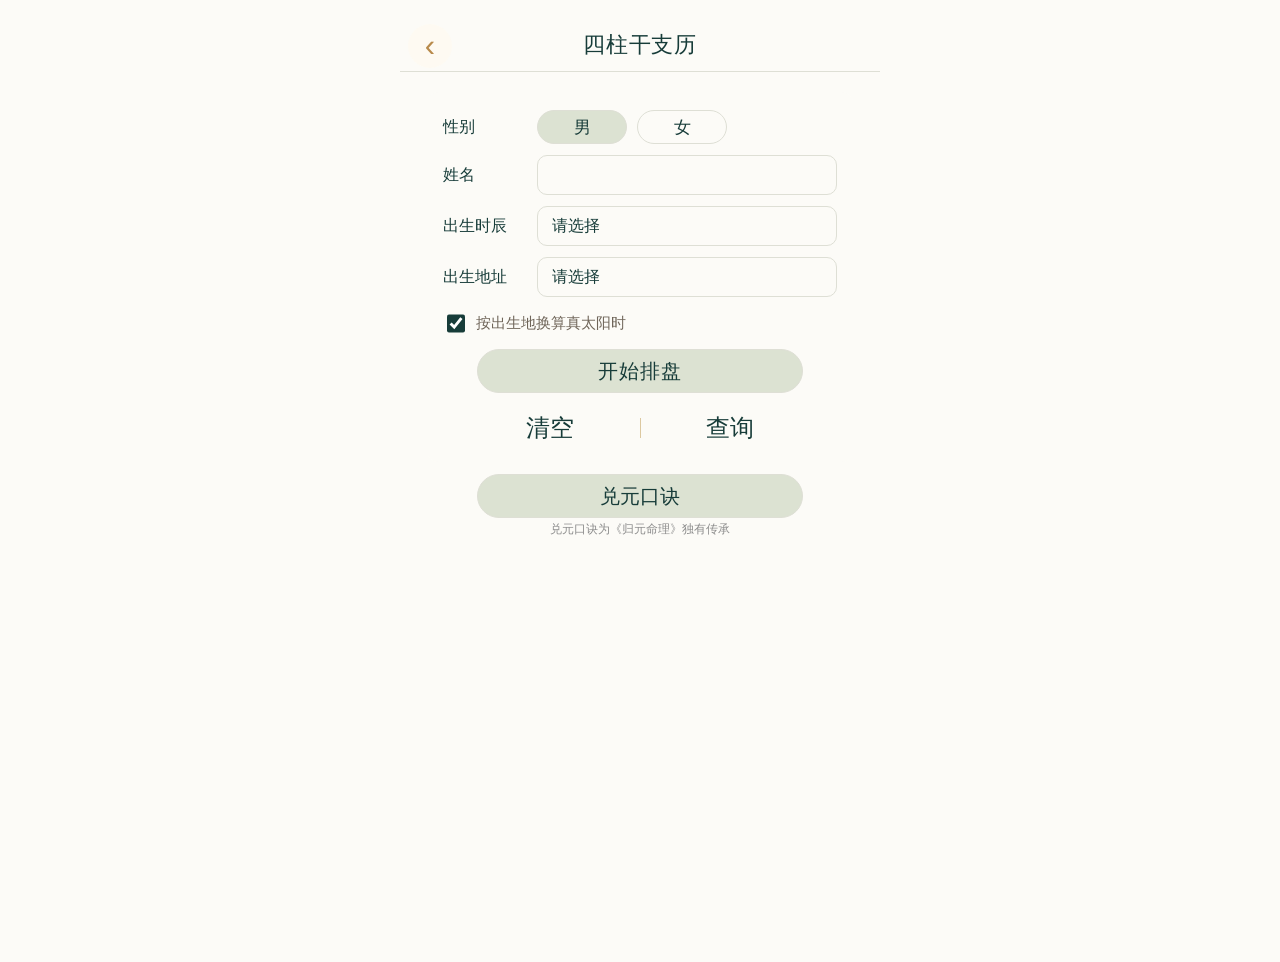
<file: bazi/index.html>
<!doctype html>
<html lang="zh-CN">
  <head>
    <meta charset="utf-8" />
    <meta name="viewport" content="width=device-width, initial-scale=1, viewport-fit=cover" />
    <title>四柱干支历</title>
    <link rel="stylesheet" href="./styles.css?v=20260929-member-response" />
  <link rel="stylesheet" href="../simple.css?v=20261004-login-token-spacing">
</head>
  <body>
    <main class="phone">
      <header class="input-backbar">
        <button id="backToMainHome" class="input-back-button" type="button" aria-label="返回首页">‹</button>
        <h1>四柱干支历</h1>
        <span aria-hidden="true"></span>
      </header>
      <header class="topbar">
        <button id="backToInput" class="icon-button" type="button" aria-label="返回">‹</button>
        <h1>四柱干支历</h1>
        <button id="toggleEdit" class="text-button" type="button" aria-hidden="true"></button>
      </header>

      <section id="editPanel" class="card edit-card open">
        <form id="chartForm" class="form">
          <section class="entry-panel">
            <div class="entry-row gender-row">
              <span>性别</span>
              <div class="gender-choice" role="radiogroup" aria-label="性别">
                <button class="gender-card active" type="button" data-gender="男" aria-pressed="true">
                  <span>男</span>
                </button>
                <button class="gender-card" type="button" data-gender="女" aria-pressed="false">
                  <span>女</span>
                </button>
              </div>
            </div>
            <input id="gender" type="hidden" value="男" />

            <label class="entry-row">
              <span class="name-label">姓名</span>
              <input id="personName" type="text" value="" />
            </label>

            <label class="entry-row">
              <span>出生时辰</span>
              <button id="openTimePicker" class="entry-value" type="button">请选择</button>
              <input id="birthDate" type="hidden" required />
              <input id="birthTime" type="hidden" required />
            </label>

            <label class="entry-row">
              <span>出生地址</span>
              <button id="openPlacePicker" class="entry-value" type="button">请选择</button>
              <select id="birthProvince" class="sr-only"></select>
              <select id="birthCity" class="sr-only"></select>
            </label>

            <label class="check-row true-solar-row">
              <input id="useTrueSolar" type="checkbox" checked />
              <span>按出生地换算真太阳时</span>
            </label>

            <button class="submit-button" type="submit">开始排盘</button>
            <p id="errorText" class="error" role="alert"></p>
            <nav class="home-tabbar" aria-label="首页菜单">
              <button id="clearHomeForm" type="button">清空</button>
              <button id="openQueryHome" type="button">查询</button>
            </nav>
          </section>
        </form>
        <div class="input-duiyuan-panel">
          <button id="duiyuanButton" class="duiyuan-button home-duiyuan-button" type="button">兑元口诀</button>
          <p class="duiyuan-note home-duiyuan-note">兑元口诀为《归元命理》独有传承</p>
        </div>
      </section>

      <section id="timePicker" class="picker-layer hidden" aria-modal="true">
        <div class="picker-panel">
          <div class="picker-head">
            <h2>设置日期和时间</h2>
            <div class="calendar-toggle">
              <button class="active" type="button" data-calendar="solar">公历</button>
              <button type="button" data-calendar="lunar">农历</button>
            </div>
          </div>
          <label class="manual-time-field">
            <span>手动输入</span>
            <span class="manual-time-input">
              <input id="manualDateTime" type="text" inputmode="numeric" placeholder="1000-01-01 00:00" />
              <button id="clearManualDateTime" type="button" aria-label="清除手动输入时间">×</button>
            </span>
          </label>
          <div class="date-wheel">
            <select id="pickYear"></select>
            <span>-</span>
            <select id="pickMonth"></select>
            <span>-</span>
            <select id="pickDay"></select>
          </div>
          <div class="time-wheel">
            <select id="pickHour"></select>
            <span>:</span>
            <select id="pickMinute"></select>
          </div>
          <div class="picker-actions">
            <button id="clearTimePicker" type="button">清空</button>
            <button id="cancelTimePicker" type="button">取消</button>
            <button id="confirmTimePicker" type="button">确定</button>
          </div>
        </div>
      </section>

      <section id="placePicker" class="picker-layer hidden" aria-modal="true">
        <div class="picker-panel place-panel">
          <div class="picker-head">
            <h2>选择出生故里</h2>
          </div>
          <div class="place-wheel">
            <select id="pickProvince"></select>
            <select id="pickCity"></select>
          </div>
          <div class="picker-actions">
            <button id="cancelPlacePicker" type="button">取消</button>
            <button id="confirmPlacePicker" type="button">确定</button>
          </div>
        </div>
      </section>

      <div id="resultArea" class="result-area hidden">
      <section class="card profile-card">
        <div class="profile-line">
          <span>姓名：<b id="showName">--</b></span>
          <span>性别：<b id="showGender">--</b></span>
        </div>
        <p>出生地点：<b id="showPlace">--</b></p>
        <p>出生时间（公历）：<b id="showSolar">--</b></p>
        <p>出生时间（农历）：<b id="showLunar">--</b></p>
        <p>出生时辰：<b id="showHour">--</b></p>
        <p id="trueSolarLine" class="hidden">真太阳时：<b id="showTrueSolar">--</b></p>
        <p id="solarCalcLine" class="hidden">换算说明：<b id="showSolarCalc">--</b></p>
      </section>

      <section class="card chart-card">
        <div class="chart-grid" id="baziGrid"></div>
      </section>

      <section class="card compact-card">
        <h2>格局</h2>
        <strong id="patternText">--</strong>
        <span id="patternHint">所有格局均由《归元命理》体系得出</span>
      </section>

      <section class="card fortune-card">
        <div class="fortune-summary" id="fortuneSummary">--</div>
        <div class="fortune-window">
          <div class="fortune-tier">
            <div class="fortune-section-title">大运</div>
            <div class="timeline-scroll">
              <div class="timeline-row" id="luckStrip"></div>
            </div>
          </div>
          <div class="fortune-tier">
            <div class="fortune-section-title">流年</div>
            <div class="timeline-scroll">
              <div class="timeline-row" id="yearStrip"></div>
            </div>
          </div>
          <div class="fortune-tier">
            <div class="fortune-section-title">流月</div>
            <div class="timeline-scroll">
              <div class="timeline-row" id="monthStrip"></div>
            </div>
          </div>
          <div class="fortune-tier">
            <div class="fortune-section-title">流日</div>
            <div class="timeline-scroll">
              <div class="timeline-row yearly-row" id="dayStrip"></div>
            </div>
          </div>
        </div>
      </section>
      <section id="duiyuanApplyCard" class="card duiyuan-apply-card hidden">
        <button id="toggleDuiyuanApply" class="duiyuan-apply-head" type="button">
          <span>兑元</span>
          <b>详情</b>
        </button>
        <div id="duiyuanApplyBody" class="duiyuan-apply-body hidden"></div>
      </section>
      <nav class="archive-query-bar" aria-label="存档查询">
        <button id="archiveChart" type="button">存档</button>
        <button id="openQueryPage" type="button">查询</button>
      </nav>
      </div>

      <aside id="memberFooter" class="member-footer" aria-label="当前会员等级">
        <span class="member-footer-symbol" aria-hidden="true">☯</span>
        <div class="member-footer-status">
          <span>当前会员</span>
          <strong id="memberFooterLevel">基础版</strong>
          <small id="memberFooterNote">免费使用</small>
        </div>
        <button id="upgradeMember" class="member-footer-upgrade" type="button">升级/续费 <span aria-hidden="true">›</span></button>
      </aside>

      <section id="queryPage" class="query-page hidden" aria-label="查询存档">
        <div class="query-backbar">
          <button id="closeQueryPage" type="button" aria-label="返回">‹</button>
          <h2>历史记录</h2>
          <span aria-hidden="true"></span>
        </div>
        <div class="query-head">
          <button id="toggleQuerySelect" type="button">选择</button>
          <label class="query-search">
            <span>搜索</span>
            <input id="querySearch" type="search" placeholder="搜索姓名" />
            <button id="clearQuerySearch" type="button" aria-label="清空搜索">×</button>
          </label>
          <button id="queryDeleteTop" type="button">删除</button>
        </div>
        <div id="queryList" class="query-list"></div>
      </section>

      <section id="duiyuanPage" class="duiyuan-page hidden" aria-label="兑元口诀">
        <header class="duiyuan-head">
          <button id="closeDuiyuanPage" type="button" aria-label="返回">‹</button>
          <h2>兑元口诀</h2>
        </header>
        <div class="duiyuan-circle" id="duiyuanCircle">
          <div class="duiyuan-center">
            <h3 id="duiyuanComboTitle">子丑合</h3>
            <p id="duiyuanComboText">子丑婚姻不自由，祖辈凶死小辈浊。</p>
          </div>
        </div>
        <div class="duiyuan-tabs" id="duiyuanTabs"></div>
        <section class="duiyuan-summary" id="duiyuanSummary"></section>
      </section>

      <section id="paywallPage" class="paywall-page hidden" aria-label="会员权益">
        <button id="closePaywallPage" class="paywall-close" type="button" aria-label="关闭会员权益">×</button>
        <div class="paywall-intro">
          <h2>会员权益</h2>
          <p>更完整的工具与内容，让观己与观局更高效</p>
        </div>
        <div class="paywall-table" role="table" aria-label="会员权益对比">
          <div class="paywall-row paywall-heading" role="row">
            <span role="columnheader"></span><span role="columnheader">基础版<small>免费</small></span><span role="columnheader">高级版<small>¥198 / 年</small></span><span role="columnheader">专业版<small>¥298 / 年</small></span>
          </div>
          <div class="paywall-row" role="row"><span role="rowheader">案例存档</span><span role="cell">5 条</span><span role="cell">500 条</span><span role="cell">无限制</span></div>
          <div class="paywall-row" role="row"><span role="rowheader">基础排盘工具</span><span role="cell">✓</span><span role="cell">✓</span><span role="cell">✓</span></div>
          <div class="paywall-row" role="row"><span role="rowheader">秘传兑元口诀<small>极高准度，铁口直断</small></span><span role="cell">体验版</span><span role="cell">完整版</span><span role="cell">完整版</span></div>
          <div class="paywall-row" role="row"><span role="rowheader">秘传藏干信息<small>喜忌立判，生克直断</small></span><span role="cell" class="unavailable">—</span><span role="cell">✓</span><span role="cell">✓</span></div>
          <div class="paywall-row" role="row"><span role="rowheader">秘传运程计算<small>情感细辩，精断婚期</small></span><span role="cell" class="unavailable">—</span><span role="cell" class="unavailable">—</span><span role="cell">✓</span></div>
        </div>
        <p class="paywall-note">所有秘传内容都属归元命理独有。非归元命理学员，酌情购买。</p>
        <div class="paywall-actions">
          <button type="button" data-paywall-action="free">免费使用</button>
          <button type="button" data-paywall-action="advanced">¥198 / 年</button>
          <button type="button" data-paywall-action="professional">¥298 / 年</button>
        </div>
        <div style="
    margin: 0 auto;
    padding: 30px;
    width: 100%;
    text-align: center;
">补差价即可升级会员</div>
        <!-- 放在 paywallPage 的 paywall-actions 之后 -->
        <div id="qrOverlay" class="qr-overlay hidden">
          <div class="qr-panel">
            <h3 id="qrTitle">扫码支付</h3>
            <div id="qrBox" class="qr-box"></div>
            <p id="qrTip" class="qr-tip">请使用微信扫码完成支付</p>
            <p id="qrStatus" class="qr-status">等待支付中…</p>
            <button id="qrClose" type="button">关闭</button>
          </div>
        </div>
        <p id="paywallNotice" class="paywall-notice" role="status"></p>
      </section>

    </main>
    <script src="../vendor/qrcode.js"></script>

    <script src="../vendor/iztro.min.js"></script>
    <script src="./app.js?v=20261003-member-footer"></script>
  <script src="../simple.js?v=20261004-login-token-spacing"></script>
</body>
</html>
</file>
<file: simple.css>
:root{--bg:#fcfbf7;--page:#fcfbf7;--paper:#fcfbf7;--card:#fcfbf7;--panel:#fcfbf7;--text:#173c39;--ink:#173c39;--muted:#778079;--line:#dedfd5;--gold:#97703d;--pale-gold:#dedfd5;--brand:#173c39;--brand-dark:#204b45;--deep-jade:#173c39;--jade-dark:#173c39;--accent:#a94432;--soft:#eef0e7;--teal:#617a71;--danger:#a94432;--shadow:none}
body{background:var(--page);color:var(--ink)}
#homeView{background:var(--page)!important}
body .phone,body[data-page] .phone,#loginView,#homeView,#qimenView,.query-page,.duiyuan-page,.archive-page,.query-page,.patterns81-page{background:var(--page)!important}
body .phone::before,body .phone::after,body .profile-card::before,body .profile-card::after,.entry-panel::before,.entry-panel::after,.submit-button::before,.submit-button::after,.qimen-entry-card::before,.qimen-main::before,.panel::before{display:none!important}
body .card,body[data-page] .card,.entry-panel,.panel,.archive-form,.patterns81-selector-card,.patterns81-result-card,.author-dialog,.query-item,.duiyuan-summary,.qimen-entry-card,.qimen-main:not(:empty){background:var(--page)!important;border:1px solid var(--line)!important;box-shadow:none!important;border-radius:12px}
body[data-page] .profile-card,body[data-page] .profile-card p,body[data-page] .profile-card b,body[data-page] .profile-line,body[data-page] #solarCalcLine{color:var(--ink)!important}
body[data-page] .profile-card{font-size:15px;padding:18px;line-height:1.85}
body .topbar,body[data-page] .topbar,.input-backbar,.query-backbar,.duiyuan-head{background:var(--page)!important;color:var(--ink);border-bottom:1px solid var(--line);backdrop-filter:none}
h1,h2,.simple-home-title,.simple-choice strong{font-family:'Noto Serif CJK SC','Songti SC','SimSun',serif;font-weight:500!important}
body[data-page] .entry-panel{margin-top:32px;padding:24px 18px}
body button,body input,body select,body textarea{box-shadow:none!important}
body input,body textarea,body select,.entry-row input,.entry-value,.manual-time-field input,.query-search input,.query-toolbar input{background:var(--page)!important;border-color:var(--line)!important;color:var(--ink)}
.entry-panel .submit-button,.gender-card.active,.duiyuan-button,.qimen-start,.primary{background:#dce2d2!important;color:var(--ink)!important;border:1px solid var(--line)!important;box-shadow:none!important;border-radius:28px}
.qimen-start::before,.qimen-start::after{display:none}
body .query-item{background:#f4f4ed!important;border:0!important;min-height:76px}
body .query-item.selected,.archive-table tbody tr.selected{background:#eaede2!important}
body .query-item.selected .query-check{background:#ae5947;border-color:#ae5947}
.archive-table{background:transparent;border-collapse:separate;border-spacing:0 8px;width:calc(100% - 24px);margin:12px}
.archive-table td{background:#f1f2e9;border:0;padding:14px 8px;font-size:15px}.archive-table th{border:0;font-size:16px;font-weight:400}
.archive-table td:first-child{border-radius:9px 0 0 9px}.archive-table td:last-child{border-radius:0 9px 9px 0}
.archive-check{border-color:#8b9388}.archive-table tbody tr.selected .archive-check{background:#ae5947;border-color:#ae5947}
body[data-page] .chart-card{padding:16px 10px 10px;overflow-x:auto}
body[data-page] .chart-grid{grid-template-columns:60px repeat(var(--pillar-count,4),minmax(52px,1fr));row-gap:12px;min-width:280px}
body[data-page] .chart-grid::after{display:none!important;content:none!important}
body[data-page] .pillar-label{writing-mode:horizontal-tb;min-height:28px;min-width:0;border:0;background:#f1f1e9;padding:4px;font-size:15px}
body[data-page] .big-char{font-weight:500;text-shadow:none;font-size:40px}
body[data-page] .big-char,
body[data-page] .hidden-stem>span:first-child,
body[data-page] .timeline-ganzhi,
body[data-page] .query-pillars b,
body[data-page] .duiyuan-branch{font-family:'Noto Serif CJK SC','Songti SC','SimSun',serif;font-weight:700!important}
body .small-score{font-size:14px;line-height:1.9;color:var(--ink)}
body .row-title,body .side-title{font-size:18px;font-weight:500}
body .cell{font-size:16px}body .fortune-score-cell{font-size:14px;gap:5px}
body[data-page] .fortune-window{max-height:none;overflow:visible;background:transparent;border:0;margin:0 10px}
body[data-page] .fortune-tier{min-height:0}
body[data-page] .fortune-section-title{background:transparent;font-size:18px;font-weight:500;line-height:24px;padding:5px 8px}
body[data-page] .timeline-item{background:transparent;border-color:var(--line);position:relative;min-height:86px;padding:14px 4px 8px}
body[data-page] .timeline-item.active{background:#edf0e7;color:var(--ink)}
body[data-page] .timeline-item.active .timeline-top{color:var(--ink)}
body[data-page] .timeline-item::before{content:'';position:absolute;top:5px;left:calc(50% - 3px);width:6px;height:6px;border-radius:50%;background:#a8ada5}
body[data-page] .timeline-item.active::before{background:#ad4937;width:8px;height:8px}
body[data-page] .timeline-ganzhi{display:flex;flex-direction:row;justify-content:center;align-items:center;gap:2px;white-space:nowrap;font-size:20px;font-weight:500;line-height:1.2;margin-top:4px}
body[data-page] .timeline-item .timeline-ganzhi .el-木{color:var(--wood)}
body[data-page] .timeline-item .timeline-ganzhi .el-火{color:var(--fire)}
body[data-page] .timeline-item .timeline-ganzhi .el-土{color:var(--earth)}
body[data-page] .timeline-item .timeline-ganzhi .el-金{color:var(--metal)}
body[data-page] .timeline-item .timeline-ganzhi .el-水{color:var(--water)}
.member-footer{display:none;position:fixed;bottom:0;left:50%;transform:translateX(-50%);box-sizing:border-box;width:min(480px,100%);z-index:25;grid-template-columns:52px minmax(110px,1fr) minmax(150px,1.7fr);align-items:center;gap:12px;padding:12px 16px max(12px,env(safe-area-inset-bottom));background:var(--page);border-top:1px solid var(--line);color:var(--ink)}
body[data-page=chart] .member-footer{display:grid}
.member-footer-symbol{display:block;font-size:48px;line-height:1;color:#07504c;text-align:center}
.member-footer-status{display:flex;flex-direction:column;gap:2px;min-width:0;padding-left:12px;border-left:1px solid var(--line)}
.member-footer-status>span,.member-footer-status small{font-size:13px;color:var(--muted)}
.member-footer-status strong{font-family:'Noto Serif CJK SC','Songti SC','SimSun',serif;font-size:21px;font-weight:600;white-space:nowrap}
.member-footer-upgrade{display:flex;align-items:center;justify-content:center;gap:10px;min-height:58px;border:0;border-radius:18px;background:#07504c;color:#fff;font-family:'Noto Serif CJK SC','Songti SC','SimSun',serif;font-size:21px;font-weight:600;white-space:nowrap;cursor:pointer}
.member-footer-upgrade span{font-family:Arial,sans-serif;font-size:32px;line-height:1;color:#f0c581}
body[data-page=chart] .result-area{padding-bottom:92px}.fortune-tier,.chart-card{scroll-margin-top:72px}
@media(max-width:360px){.member-footer{grid-template-columns:38px minmax(88px,1fr) minmax(130px,1.5fr);gap:8px;padding-inline:10px}.member-footer-symbol{font-size:38px}.member-footer-status{padding-left:8px}.member-footer-status strong{font-size:18px}.member-footer-upgrade{font-size:18px;min-height:52px}}
.simple-home{display:flex;min-height:100svh;flex-direction:column;justify-content:flex-start;padding:17svh 18px 40px;gap:8svh}
.simple-home-title{display:flex;align-items:center;justify-content:center;gap:28px;text-align:center;font-size:18px;margin:0;color:var(--ink);font-weight:400!important;letter-spacing:.34em;white-space:nowrap}
.simple-home-title i{display:block;width:7px;height:7px;flex:0 0 7px;border-radius:50%;background:var(--accent)}
.simple-home-choices{display:grid;grid-template-columns:1fr 1fr;gap:18px}
.simple-choice{background:transparent;border:0;padding:0;text-align:center;color:var(--ink);display:flex;flex-direction:column;align-items:center;gap:28px;cursor:pointer}
.simple-choice strong{font-size:34px;letter-spacing:4px}
.simple-symbol{--symbol-paper:#f4f2ed;--symbol-line:#99958d;--symbol-dot:#7b7770;position:relative;display:block;width:100%;aspect-ratio:1;overflow:hidden;border:0;border-radius:50%;background:var(--symbol-paper)}
.simple-symbol.right{border-radius:0}
.simple-symbol svg{display:block;width:100%;height:100%;pointer-events:none}
.simple-symbol .symbol-lines{fill:none;stroke:var(--symbol-line);stroke-width:.85}
.simple-symbol .symbol-dots{fill:var(--symbol-dot)}
.simple-symbol .symbol-center{fill:var(--accent)}
.simple-choice{font-weight:400}.simple-home{box-sizing:border-box}
.simple-choice p,.simple-choice .enter{font-weight:400}
.simple-history-tabs{display:flex;justify-content:center;align-items:center;gap:24px;min-height:64px}
.simple-history-tabs button{position:relative;background:transparent;border:0;color:var(--ink);font:22px 'SimSun',serif;padding:10px 4px 18px;min-height:44px}
.simple-history-tabs span{color:var(--line)}
.simple-history-tabs button[aria-pressed=true]::after{content:'';position:absolute;bottom:5px;left:calc(50% - 3px);width:6px;height:6px;background:var(--accent);border-radius:50%}
body .query-page{grid-template-rows:64px 68px 58px minmax(0,1fr) 64px}
body .query-backbar,body .query-page>.query-head:not(:has(input)){display:flex;height:68px;padding:0 18px;gap:10px;border:0;background:transparent!important}
body .query-backbar h2,body .query-title{font-size:28px;text-align:left;flex:1;color:var(--ink)}
body .query-backbar>button:first-child,body .query-page>.query-head>.query-back{width:28px;min-width:28px;border:0;background:transparent;padding:0}
body .query-backbar #toggleQuerySelect,body .query-page #selectArchiveMode{font:16px sans-serif;min-height:36px;width:auto;border:1px solid var(--line);border-radius:24px;padding:4px 18px;color:var(--ink)}
body .query-page>.query-head:has(input),body .query-toolbar{display:block;height:58px;padding:6px 18px}
body .query-toolbar input{width:100%;height:44px;font-size:16px}
.simple-history-footer{display:flex;align-items:center;justify-content:space-between;gap:12px;border-top:1px solid var(--line);padding:10px 18px;color:var(--muted);font-size:14px;background:var(--page)}
body .simple-history-footer #queryDeleteTop,body .simple-history-footer #deleteArchive{border:1px solid var(--line);border-radius:24px;padding:6px 24px;min-height:38px;font-size:16px;color:var(--ink)}
body .simple-history-footer button:disabled{opacity:.4;cursor:not-allowed}
#queryView .query-page{display:grid;min-height:calc(100svh - 64px)}
#queryView #archiveList{min-height:120px}
body .archive-table tbody tr.selected td{background:#e7ebdf}
body .query-name-line strong{font-weight:500;color:var(--ink);font-size:18px}
body .query-sex{color:var(--ink);background:#e3e8dc}
body .query-list{margin-inline:16px}
body .query-item.selected .query-check::after{display:none}
@media(prefers-reduced-motion:reduce){*{scroll-behavior:auto!important;transition:none!important}}
:root{--fire:#c54c36;--earth:#b58a29;--metal:#4b78b4;--water:#000}
/* Shared water-element treatment, including Qimen's inline stem token. */
[style*="--stem-color:#155487"]{--stem-color:#000!important}
.sizhu-table .simple-water{color:var(--water)!important}
.qimen-board,.qimen-board *{font-family:'SimSun','Songti SC','Noto Serif CJK SC',serif;font-weight:400}
.qimen-footnote{display:flex;flex-wrap:wrap;column-gap:24px;row-gap:6px;padding:8px 6px;font-weight:400}
.qimen-footnote>span{white-space:nowrap}
body .entry-panel .submit-button,body .duiyuan-button,body .home-tabbar button{font-weight:400}
#qimenView>.panel{border:0!important;border-radius:0;padding-inline:12px;background:var(--page)!important}
#qimenView>.panel::after,.back-button::before,.back-button::after{display:none!important}
.qimen-main:not(:empty){margin-left:-8px!important;margin-right:-8px!important;padding-left:0!important;padding-right:0!important}
.qimen-board-wrap{width:100%!important;max-width:none!important;margin-left:0!important;margin-right:0!important}
.qimen-board{width:100%;aspect-ratio:1/1;background:var(--page)!important;border:1px solid #4f8078;box-shadow:none}
.qimen-palace{width:100%;height:100%;aspect-ratio:1/1;border:.5px solid #4f8078;font-family:'SimSun','宋体','Songti SC',serif!important}
.qimen-palace.selected{background:#eef0e7;outline:1px solid #a94432;outline-offset:-2px}
.bagua-watermark{opacity:.4}
.keying-panel,.special-panel,.archive-info-panel,.patterns81-selector-card,.patterns81-result-card,.time-dialog,.location-dialog{background:var(--page)!important;border-color:var(--line)!important;box-shadow:none!important}
.qimen-patterns-entry,.qimen-custom-time,.qimen-time-label,.sizhu-table td,.sizhu-table th{border-color:var(--line)!important;background:var(--page)}
.sizhu-table td,
.qimen-palace .dark-stem,
.qimen-palace .dark-stem span,
.qimen-palace .stem-heaven,
.qimen-palace .stem-heaven span,
.qimen-palace .stem-earth,
.qimen-palace .stem-earth span,
.qimen-palace .center-earth-stem,
.qimen-palace .center-earth-stem span{font-family:'SimSun','宋体','Songti SC',serif!important;font-weight:700!important}
.outer-marker.kong{border-color:#4f8078;background:var(--page)}
.qimen-method.active{background:#a94432!important;border-color:#a94432!important;color:#fff!important}
.qimen-start{font-size:24px;font-weight:500}
body .duiyuan-circle{background:#f2f3eb;box-shadow:none;border-color:var(--line)}
.timeline-item:disabled{opacity:.45;cursor:not-allowed}
body .back-button{font-size:30px!important;color:var(--ink)!important;text-indent:0!important}
.qimen-controls{padding:20px 16px;gap:14px}
.qimen-time-picker{grid-template-columns:minmax(0,1fr) 76px;gap:8px}
.qimen-time-picker input{font-size:15px;padding-inline:8px}
.qimen-custom-time{width:76px;font-size:14px}
body[data-page] #editPanel{border:0!important;background:transparent!important;padding-inline:10px}
body .entry-panel{border:0!important}
body .entry-row>span,body .entry-value{font-weight:400;color:var(--ink)}
body .gender-card{background:var(--page);border:1px solid var(--line);border-radius:22px;color:var(--ink)}
body .picker-panel{background:var(--page);border:1px solid var(--line);box-shadow:none}
body .calendar-toggle button.active,body .picker-actions button:last-child{background:#e0e6d8;color:var(--ink);border-color:var(--line)}
body .duiyuan-circle{background:transparent}
body .duiyuan-branch,body .duiyuan-tabs button{border-color:var(--line);background:var(--page);color:var(--ink)}
body .duiyuan-branch.active,body .duiyuan-tabs button.active{background:#e5eade;color:var(--ink);box-shadow:inset 0 -2px #ad4937!important}
body .duiyuan-branch.active,body .duiyuan-branch.related{background:var(--deep-jade)!important;color:#fff!important;border-color:var(--deep-jade)!important;box-shadow:none!important}
.chart-card::after{display:none!important;content:none!important}
/* The terminal eight-pillar state must fit in one viewport. */
body[data-page] .chart-card.has-added-pillars{padding-inline:4px;overflow-x:hidden}
body[data-page] .chart-card.has-added-pillars .chart-grid{grid-template-columns:48px repeat(var(--pillar-count),minmax(0,1fr));min-width:0;column-gap:0;row-gap:8px}
body[data-page] .chart-card.has-added-pillars .side-title,body[data-page] .chart-card.has-added-pillars .row-title{font-size:15px}
body[data-page] .chart-card.has-added-pillars .small-score{font-size:12px;line-height:1.75}
body[data-page] .chart-card.has-added-pillars .pillar-label{min-width:0;width:calc(100% - 6px);min-height:27px;padding:3px 0;font-size:13px;white-space:nowrap}
body[data-page] .chart-card.has-added-pillars .cell{font-size:13px;line-height:1.15}
body[data-page] .chart-card.has-added-pillars .hidden-vertical{min-height:58px;gap:0}
body[data-page] .chart-card.has-added-pillars .hidden-vertical .hidden-stem{min-width:0;gap:0;font-size:12px}
body[data-page] .chart-card.has-added-pillars .hidden-vertical .hidden-stem small{font-size:9px;margin-left:0}
body[data-page] .chart-card.has-added-pillars .fortune-score-cell{font-size:12px;gap:3px}
body[data-page] .chart-card.has-added-pillars .remove-pillar{width:20px;height:20px;min-height:20px}
body[data-page] .chart-card.has-added-pillars .cols-5 .big-char{font-size:34px}
body[data-page] .chart-card.has-added-pillars .cols-6 .big-char{font-size:32px}
body[data-page] .chart-card.has-added-pillars .cols-7 .big-char{font-size:30px}
body[data-page] .chart-card.has-added-pillars .cols-8 .big-char{font-size:28px}
body[data-page] .chart-card.has-eight-pillars{padding-inline:4px;overflow-x:hidden}
body[data-page] .chart-card.has-eight-pillars::after{display:none;content:none}
body[data-page] .chart-grid.cols-8{grid-template-columns:48px repeat(8,minmax(0,1fr));min-width:0;column-gap:0;row-gap:8px}
body[data-page] .cols-8::after{left:calc(48px + (100% - 48px)/2)}
body[data-page] .cols-8 .side-title,body[data-page] .cols-8 .row-title{font-size:15px}
body[data-page] .cols-8 .small-score{font-size:12px;line-height:1.75}
body[data-page] .cols-8 .pillar-label{min-width:0;width:calc(100% - 6px);min-height:27px;padding:3px 0;font-size:13px;white-space:nowrap}
body[data-page] .cols-8 .big-char{font-size:28px;line-height:1.05}
body[data-page] .cols-8 .cell{font-size:13px;line-height:1.15}
body[data-page] .cols-8 .hidden-vertical{min-height:58px;gap:0}
body[data-page] .cols-8 .hidden-vertical .hidden-stem{min-width:0;gap:0;font-size:12px}
body[data-page] .cols-8 .hidden-vertical .hidden-stem small{font-size:9px;margin-left:0}
body[data-page] .cols-8 .fortune-score-cell{font-size:12px;gap:3px}
body[data-page] .cols-8 .remove-pillar{width:20px;height:20px;min-height:20px}
.simple-choice:hover .simple-symbol{filter:brightness(.985)}
button:focus-visible,a:focus-visible{outline:2px solid #a94432!important;outline-offset:3px}
.simple-author{display:none}
#homeView .author-entry{display:none}
/* Keep navigation in normal flow, separate from the form card border. */
#qimenView .panel-head{padding:8px 4px 12px}
#qimenView .page-head{display:grid;grid-template-columns:44px minmax(0,1fr) 44px;align-items:center;min-height:52px;gap:8px}
#qimenView .panel h2{position:static;grid-column:2;grid-row:1;transform:none;margin:0;font-size:24px;line-height:1.35;text-align:center;white-space:normal}
#qimenView .back-button{position:static;grid-column:1;grid-row:1;transform:none;width:44px;height:44px;min-height:44px;border:0;border-radius:12px;background:transparent}
#qimenView .qimen-entry-card{margin-top:0}
/* Quiet grouped controls and consistent hit areas across utility pages. */
body .qimen-entry-card,body .qimen-main:not(:empty),body .patterns81-selector-card,body .patterns81-result-card{border-radius:16px}
body .qimen-controls{padding:16px;gap:12px}
body .qimen-time-picker input,body .qimen-custom-time,body .qimen-patterns-entry{min-height:44px;height:44px;border-radius:10px}
body .qimen-start{min-height:48px;border-radius:14px;font-size:20px;font-weight:500}
body .qimen-patterns-entry{font-size:17px;font-weight:500;background:#f0f2ea}
body .entry-value,body .entry-row input,body .query-search input,body .query-toolbar input{min-height:44px;border-radius:10px}
body .input-backbar,body .topbar,body .duiyuan-head{min-height:56px}
body .query-backbar>button:first-child,body .query-page>.query-head>.query-back{min-width:44px;width:44px;min-height:44px}
body .picker-actions button,body .simple-history-footer button{min-height:44px}
button{touch-action:manipulation;-webkit-tap-highlight-color:transparent}
@media(hover:hover){.qimen-custom-time:hover,.qimen-patterns-entry:hover,.back-button:hover{background:#e9ede3}}
button:not(:disabled):active{filter:brightness(.96)}
input:focus-visible,select:focus-visible,textarea:focus-visible{outline:2px solid #6e8c83;outline-offset:2px}
.bottom-menu{background:var(--page);box-shadow:none;border-color:var(--line)}
.author-dialog{overflow-y:auto}.author-contact{background:#eef0e7;border-color:var(--line)}
@media(max-width:360px){.simple-home{padding-inline:14px;gap:7svh}.simple-home-choices{gap:14px}.simple-choice{gap:24px}.simple-choice strong{font-size:30px}.simple-home-title{gap:18px;font-size:16px}}

/* Login — faithful to the approved warm-white, ink-green reference. */
#loginView{width:100%;max-width:none;margin:0;padding:0!important;min-height:100svh}
body.login-active .shell{padding-bottom:0!important}
.login-page{position:relative;box-sizing:border-box;width:min(100%,520px);min-height:100svh;margin:0 auto;padding:clamp(28px,7svh,62px) 30px max(28px,env(safe-area-inset-bottom));display:flex;flex-direction:column;color:var(--ink);background:var(--page)}
.login-back{position:absolute;top:max(38px,env(safe-area-inset-top));left:8px;width:44px;height:44px;padding:0;border:0;background:transparent;color:var(--ink);font:300 48px/38px Arial,sans-serif;text-align:center;cursor:pointer}
.login-identity{margin-top:clamp(66px,8.5svh,76px);text-align:center}
.login-identity h1{margin:0;font-family:'Noto Serif CJK SC','Songti SC','SimSun',serif;font-size:48px;font-weight:500;line-height:1.15;letter-spacing:7px;color:var(--ink)}
.login-identity p,.login-ornament{display:none!important}
.login-form{margin-top:clamp(36px,8svh,72px)}
.login-field{display:grid;grid-template-columns:96px minmax(0,1fr);align-items:center;min-height:74px;border-bottom:1px solid var(--line);font-family:'Noto Serif CJK SC','Songti SC','SimSun',serif;color:#52666c}
.login-field>span{font-size:20px;letter-spacing:2px}
.login-field input{width:100%;height:48px;box-sizing:border-box;border:0!important;background:transparent!important;font:400 18px/1.4 system-ui,-apple-system,'Microsoft YaHei',sans-serif;color:var(--ink);outline:0;padding:0}
.login-code-field{grid-template-columns:96px minmax(0,1fr) auto}
.login-code-field button{height:44px;min-width:112px;padding:0 0 0 18px;border:0;border-left:1px solid var(--line);background:transparent;color:var(--ink);font:400 17px/1.2 'Noto Serif CJK SC','Songti SC','SimSun',serif;cursor:pointer}
.login-code-field button:disabled{color:var(--muted);cursor:default}
.login-error{min-height:22px;margin:8px 4px 2px;color:#a94432;font-size:13px}
.login-submit{width:100%;min-height:50px;border:0;border-radius:7px;background:#124b46;color:#fff;font:400 22px/1 'Noto Serif CJK SC','Songti SC','SimSun',serif;letter-spacing:4px;cursor:pointer}
.login-auto-note{margin:16px 0 0;text-align:center;color:var(--muted);font-size:14px;letter-spacing:1px}
@media(max-height:720px){.login-page{padding-top:20px}.login-identity{margin-top:64px}.login-identity h1{font-size:46px}.login-form{margin-top:24px}.login-field{min-height:64px}}
@media(max-width:360px){.login-page{padding-inline:22px}.login-identity h1{font-size:46px}.login-field{grid-template-columns:82px minmax(0,1fr)}.login-code-field{grid-template-columns:82px minmax(0,1fr) auto}.login-code-field button{min-width:96px;padding-left:10px;font-size:15px}}

.archive-call-feedback{position:fixed;left:50%;bottom:5.5rem;z-index:1200;max-width:calc(100vw - 3rem);padding:.7rem 1.25rem;border-radius:999px;background:rgba(14,75,70,.94);color:#fff;font-size:.95rem;line-height:1.3;box-shadow:0 .5rem 1.5rem rgba(23,48,45,.16);opacity:0;pointer-events:none;transform:translate(-50%,.5rem);transition:opacity 160ms ease,transform 160ms ease}
.archive-call-feedback.show{opacity:1;transform:translate(-50%,0)}
.archive-call-feedback.error{background:rgba(169,68,50,.96)}

.manual-time-input{position:relative;display:block;min-width:0}
.manual-time-input #manualDateTime{box-sizing:border-box;width:100%;padding-right:2.75rem}
.manual-time-input #clearManualDateTime{position:absolute;top:50%;right:.45rem;width:2rem;height:2rem;padding:0;border:0;border-radius:50%;background:transparent;color:#7d8580;font:400 1.35rem/2rem system-ui,-apple-system,sans-serif;text-align:center;transform:translateY(-50%);cursor:pointer}
.manual-time-input #clearManualDateTime:active{background:rgba(79,128,120,.1);color:#0e4b46}

/* Keep the four-pillar input workflow within a typical phone viewport. */
body[data-page="input"] .input-backbar{height:52px;min-height:52px}
body[data-page="input"] .input-backbar h1{font-size:22px}
body[data-page="input"] #editPanel{padding-top:0!important;padding-bottom:10px!important}
body[data-page="input"] .entry-panel{margin-top:10px;padding:18px 16px 14px;gap:11px}
body[data-page="input"] .entry-row{gap:10px;font-size:16px}
body[data-page="input"] .entry-row input,body[data-page="input"] .entry-value{height:40px;min-height:40px}
body[data-page="input"] .gender-card{min-height:34px}
body[data-page="input"] .true-solar-row{min-height:30px}
body[data-page="input"] .entry-panel .submit-button{height:46px;min-height:46px;margin-top:0;font-size:22px}
body[data-page="input"] .home-tabbar,body[data-page="input"] .home-tabbar button{min-height:44px;height:44px}
body[data-page="input"] .input-duiyuan-panel{margin-top:12px;gap:5px}
body[data-page="input"] .duiyuan-button{height:44px;min-height:44px;font-size:20px}
@media(max-height:700px){body[data-page="input"] .entry-panel{margin-top:6px;padding-block:14px 10px;gap:8px}body[data-page="input"] .input-duiyuan-panel{margin-top:8px}body[data-page="input"] .duiyuan-note{font-size:11px}}

/* Keep the four-pillar title bar identical before and after chart creation. */
body .input-backbar,
body .topbar{
  box-sizing:border-box;
  height:52px;
  min-height:52px;
  grid-template-columns:52px minmax(0,1fr) 52px;
  margin-bottom:10px;
  padding-inline:4px;
}
body .input-backbar h1,
body .topbar h1{
  min-width:0;
  font-size:22px;
  line-height:1.2;
  white-space:nowrap;
}
body .input-back-button,
body .topbar .icon-button{
  justify-self:center;
  width:44px;
  height:44px;
  min-height:44px;
}

/* Leave breathing room below the host browser chrome on every Bazi subpage. */
body .input-backbar,
body .topbar,
body .query-backbar,
body .duiyuan-head{
  box-sizing:border-box;
  padding-top:20px;
}
body .input-backbar,
body .topbar{height:72px;min-height:72px}
body[data-page="input"] .input-backbar,
body[data-page="chart"] .topbar{height:72px;min-height:72px}
body .query-backbar{height:88px;min-height:88px}
body .duiyuan-head{height:76px;min-height:76px}
body .simple-history-tabs{box-sizing:border-box;min-height:84px;padding-top:20px}
body .query-page{grid-template-rows:84px 88px 58px minmax(0,1fr) 64px}

/* Keep both primary actions on the same 326 × 44px visual standard. */
body[data-page="input"] .entry-panel .submit-button,
body[data-page="input"] .duiyuan-button{
  width:min(326px,calc(100% - 24px));
  height:44px;
  min-height:44px;
  margin-top:0;
  font-size:20px;
}

/* Prevent long province/city names from expanding the picker past the viewport. */
body .picker-panel{
  box-sizing:border-box;
  max-width:calc(100vw - 24px);
  overflow-x:hidden;
}
body .place-wheel{
  width:100%;
  grid-template-columns:minmax(0,1fr) minmax(0,1fr);
}
body .place-wheel select{
  width:100%;
  min-width:0;
  max-width:100%;
  padding-inline:4px;
  text-overflow:ellipsis;
}

/* Membership detail shares the app's warm paper and deep green palette. */
body .duiyuan-tabs button.locked{background:#eeeae2;color:#aaa9a4;cursor:pointer}
body .duiyuan-tabs button.locked:focus-visible{outline:2px solid var(--deep-jade);outline-offset:-3px}
body .fortune-score-cell.locked,body .fortune-score-cell.locked span{color:#b7b7b2!important}
.paywall-page{box-sizing:border-box;position:fixed;inset:0;z-index:60;width:min(480px,100%);margin:auto;padding:32px 16px max(28px,env(safe-area-inset-bottom));overflow-y:auto;background:var(--page);color:#073c43;font-family:'Songti SC','SimSun',serif}
.paywall-page.hidden{display:none}
.paywall-close{display:grid;place-items:center;width:44px;height:44px;padding:0;border:0;background:transparent;color:#073c43;font:400 38px/1 Arial,sans-serif}
.paywall-intro{text-align:center;margin:48px 0 34px}
.paywall-intro h2{margin:0 0 10px;font-size:clamp(38px,10vw,52px);font-weight:600;letter-spacing:.02em}
.paywall-intro p{margin:0;font-size:clamp(14px,4vw,18px);line-height:1.5}
.paywall-table{overflow:hidden;border:1px solid #d7dcd8;border-radius:8px;background:rgba(255,255,255,.46)}
.paywall-row{display:grid;grid-template-columns:minmax(104px,1.35fr) repeat(3,minmax(0,1fr));min-height:57px;align-items:stretch}
.paywall-row+.paywall-row{border-top:1px solid #dce3e0}
.paywall-row>*{display:flex;flex-direction:column;align-items:center;justify-content:center;min-width:0;padding:5px 2px;border-left:1px solid #e0e6e3;text-align:center;font-size:clamp(13px,3.5vw,17px)}
.paywall-row>*:first-child{align-items:flex-start;border-left:0;padding-left:10px;text-align:left;font-size:clamp(13px,3.5vw,17px)}
.paywall-row [role="rowheader"] small{display:block;margin-top:3px;color:#60777b;font-size:clamp(9px,2.4vw,11px);font-weight:400;line-height:1.25}
.paywall-row>*:last-child{background:rgba(219,239,233,.45)}
.paywall-heading{min-height:83px;font-weight:600}
.paywall-heading>*{font-size:clamp(16px,4.1vw,20px)}
.paywall-heading small{margin-top:8px;font-size:clamp(13px,3.5vw,18px);font-weight:400;white-space:nowrap}
.paywall-row .unavailable{color:#b4b8b6}
.paywall-note{margin:18px 8px 22px;text-align:center;font-size:12px;line-height:1.6}
.paywall-actions{display:grid;grid-template-columns:repeat(3,minmax(0,1fr));gap:8px}
.paywall-actions button{min-height:62px;padding:6px 2px;border:1px solid #376071;border-radius:32px;background:transparent;color:#073c43;font-family:inherit;font-size:clamp(13px,3.7vw,17px);line-height:1.35;cursor:pointer}
.paywall-actions button:nth-child(2){border-color:#dce9e5;background:#dce9e5}
.paywall-actions button:nth-child(3){border-color:#004b51;background:#004b51;color:#fff}
.paywall-notice{min-height:1.5em;margin:12px 0 0;text-align:center;color:#66777a;font-size:12px}
.qr-overlay {
  position: fixed;
  inset: 0;
  background: rgba(0, 0, 0, .5);
  display: flex;
  align-items: center;
  justify-content: center;
  z-index: 9999;
}
.qr-overlay.hidden { display: none; }
.qr-panel {
  background: #fff;
  border-radius: 16px;
  padding: 20px 20px 16px;
  text-align: center;
  width: min(320px, 86vw);
}
.qr-box {
  margin: 12px auto;
  width: 200px;
  height: 200px;
  display: flex;
  align-items: center;
  justify-content: center;
  word-break: break-all;
  font-size: 12px;
}
.qr-tip { font-size: 13px; color: #666; margin: 8px 0 4px; }
.qr-status { font-size: 13px; margin: 4px 0 12px; color: #999; }
.qr-status.success { color: #1a9c4a; }
.qr-status.error   { color: #d33; }
</file>
<file: bazi/styles.css>
﻿
:root {
  color-scheme: light;
  --app-font: "Microsoft YaHei", "PingFang SC", sans-serif;
  --page: #f6f2e9;
  --card: #ffffff;
  --text: #171717;
  --muted: #9b9b9b;
  --line: #eeeeee;
  --gold: #b88a4b;
  --paper: #f8f0df;
  --deep-jade: #0f5b57;
  --pale-gold: #dcc8a0;
  --teal: #57b3c3;
  --danger: #b9302f;
  --wood: #24934f;
  --fire: #ed3217;
  --earth: #d89a00;
  --metal: #3f7fe8;
  --water: #155487;
  font-family: var(--app-font);
}

html {
  font-size: clamp(14px, 3.85vw, 16px);
  -webkit-text-size-adjust: 100%;
  text-size-adjust: 100%;
}

* {
  box-sizing: border-box;
}

body {
  margin: 0;
  background: var(--page);
  color: var(--text);
  font-family: var(--app-font);
}

button,
input,
select,
textarea {
  font: inherit;
}

.el-木 {
  color: var(--wood);
}

.el-火 {
  color: var(--fire);
}

.el-土 {
  color: var(--earth);
}

.el-金 {
  color: var(--metal);
}

.el-水 {
  color: var(--water);
}

.phone {
  position: relative;
  width: min(480px, 100%);
  min-height: 100vh;
  margin: 0 auto;
  padding: 0 10px 24px;
  background: var(--page);
  overflow: hidden;
}

body[data-page="input"] .phone {
  background: #f6f2e9 url("./assets/input-bg.jpg") center top / cover no-repeat;
}

.phone::before,
.phone::after {
  content: "";
  position: absolute;
  left: -10%;
  right: -10%;
  pointer-events: none;
  opacity: 0.42;
}

body[data-page="input"] .phone::before,
body[data-page="input"] .phone::after {
  display: none;
}

.phone::before {
  top: 58px;
  height: 190px;
  background:
    linear-gradient(9deg, transparent 0 53%, rgba(86, 138, 144, 0.34) 54% 57%, transparent 58%),
    linear-gradient(-12deg, transparent 0 48%, rgba(50, 103, 113, 0.24) 49% 52%, transparent 53%),
    radial-gradient(ellipse at 16% 76%, rgba(58, 112, 120, 0.35) 0 18%, transparent 19%),
    radial-gradient(ellipse at 50% 70%, rgba(77, 136, 145, 0.28) 0 24%, transparent 25%),
    radial-gradient(ellipse at 86% 78%, rgba(58, 117, 125, 0.33) 0 22%, transparent 23%),
    radial-gradient(ellipse at 72% 38%, rgba(184, 138, 75, 0.16) 0 4%, transparent 5%);
}

.phone::after {
  bottom: 60px;
  height: 132px;
  background:
    linear-gradient(-8deg, transparent 0 58%, rgba(70, 126, 133, 0.28) 59% 62%, transparent 63%),
    linear-gradient(14deg, transparent 0 55%, rgba(61, 113, 120, 0.22) 56% 59%, transparent 60%),
    radial-gradient(ellipse at 16% 105%, rgba(69, 125, 132, 0.34) 0 32%, transparent 33%),
    radial-gradient(ellipse at 52% 108%, rgba(82, 137, 142, 0.25) 0 38%, transparent 39%),
    radial-gradient(ellipse at 86% 104%, rgba(57, 109, 116, 0.32) 0 32%, transparent 33%);
}

.input-backbar {
  position: sticky;
  top: 0;
  z-index: 6;
  display: grid;
  grid-template-columns: 44px 1fr 44px;
  align-items: center;
  height: 54px;
  margin: 0 -10px 12px;
  background: rgba(248, 240, 224, 0.78);
  backdrop-filter: blur(2px);
}

body[data-page="input"] .input-backbar {
  background: linear-gradient(180deg, rgba(248, 240, 224, 0.5), rgba(248, 240, 224, 0));
  backdrop-filter: none;
}

.has-chart .input-backbar {
  display: none;
}

.input-back-button {
  width: 44px;
  height: 44px;
  border: 0;
  border-radius: 50%;
  background: rgba(255, 250, 240, 0.64);
  color: #b88a4b;
  padding: 0;
  cursor: pointer;
  font-size: 31px;
  font-weight: 300;
  line-height: 1;
}

.input-backbar h1 {
  margin: 0;
  text-align: center;
  font-size: 24px;
  font-weight: 700;
  letter-spacing: 0.04em;
}

.input-top-mark {
  justify-self: center;
  display: inline-grid;
  place-items: center;
  width: 24px;
  height: 24px;
  border: 1px solid #c99f5d;
  border-radius: 50%;
  color: #9f773b;
  font-size: 17px;
  line-height: 1;
}

.topbar {
  position: sticky;
  top: 0;
  z-index: 5;
  height: 68px;
  display: none;
  grid-template-columns: 52px 1fr 64px;
  align-items: center;
  background: #fff;
  margin: 0 -12px 12px;
  padding: 0 12px;
  border-bottom: 1px solid #f0f0f0;
}

.has-chart .topbar {
  display: grid;
}

.topbar h1 {
  margin: 0;
  text-align: center;
  font-size: 24px;
  font-weight: 500;
  letter-spacing: 0;
}

.icon-button,
.text-button {
  border: 0;
  background: transparent;
  color: var(--text);
  cursor: pointer;
}

.icon-button {
  width: 48px;
  height: 48px;
  font-size: 46px;
  line-height: 1;
}

.text-button {
  font-size: 18px;
}

#toggleEdit {
  pointer-events: none;
}

.card {
  position: relative;
  margin-bottom: 8px;
  padding: 16px 18px;
  background: var(--card);
  border-radius: 4px;
  box-shadow: 0 1px 0 rgba(0, 0, 0, 0.03);
  overflow: hidden;
}

.edit-card {
  display: none;
}

.edit-card.open {
  display: block;
}

.edit-card {
  min-height: calc(100vh - 52px);
  padding: 0;
  background: transparent;
  overflow: visible;
}

.edit-card::before {
  content: "鈱?;
  position: absolute;
  left: 16%;
  top: 92px;
  z-index: 0;
  color: rgba(7, 91, 87, 0.58);
  font-size: 42px;
  transform: rotate(-14deg);
}

.edit-card::after {
  content: "";
  position: absolute;
  right: 15%;
  top: 76px;
  z-index: 0;
  width: 54px;
  height: 74px;
  border-left: 8px solid rgba(38, 100, 103, 0.25);
  border-bottom: 8px solid rgba(38, 100, 103, 0.2);
  transform: skewX(-14deg);
  opacity: 0.8;
}

body[data-page="input"] .edit-card::before,
body[data-page="input"] .edit-card::after {
  display: none;
}

.form {
  display: grid;
  gap: 12px;
}

.entry-panel {
  position: relative;
  z-index: 1;
  display: grid;
  gap: 18px;
  width: min(430px, calc(100% - 14px));
  margin: clamp(82px, 13vh, 110px) auto 0;
  padding: 32px 26px 24px;
  border: 1px solid var(--pale-gold);
  border-radius: 8px;
  background:
    linear-gradient(180deg, rgba(255, 252, 244, 0.94), rgba(252, 246, 232, 0.92)),
    repeating-linear-gradient(90deg, rgba(220, 200, 160, 0.08) 0 1px, transparent 1px 12px);
  box-shadow: 0 0 0 3px rgba(255, 250, 238, 0.8), 0 8px 20px rgba(112, 84, 45, 0.08);
}

.entry-panel::before,
.entry-panel::after {
  content: "";
  position: absolute;
  inset: 6px;
  border: 1px solid rgba(220, 200, 160, 0.62);
  border-radius: 6px;
  pointer-events: none;
}

.entry-panel::after {
  inset: 11px;
  border-color: rgba(255, 255, 255, 0.82);
}

.gender-choice {
  width: min(190px, 100%);
  margin: 0;
  display: grid;
  grid-template-columns: 1fr 1fr;
  gap: 10px;
}

.gender-card {
  display: grid;
  place-items: center;
  min-height: 36px;
  padding: 0;
  border: 1px solid #dfcda8;
  border-radius: 8px;
  background: rgba(255, 252, 244, 0.82);
  color: #4c3b29;
  font-size: 17px;
  font-weight: 400;
  box-shadow: inset 0 1px 0 rgba(255, 255, 255, 0.76);
}

.gender-card.active {
  border-color: #caa66a;
  background:
    radial-gradient(circle at 18% 22%, rgba(255, 255, 255, 0.18), transparent 22%),
    repeating-linear-gradient(135deg, rgba(255,255,255,0.06) 0 2px, transparent 2px 9px),
    linear-gradient(180deg, #0f6c66, #064b48);
  color: #fff;
  box-shadow: inset 0 0 0 2px rgba(255, 246, 220, 0.18), 0 2px 6px rgba(8, 72, 67, 0.22);
}

.entry-row {
  width: 100%;
  margin: 0 auto;
  display: grid;
  grid-template-columns: 84px 1fr;
  align-items: center;
  gap: 14px;
  color: #2e261f;
  font-size: 17px;
  font-weight: 700;
}

.entry-row > span {
  letter-spacing: 0;
  white-space: nowrap;
}

.entry-row > .name-label {
  letter-spacing: 0;
}

.entry-row input,
.entry-value {
  width: 100%;
  height: 40px;
  border: 1px solid #dfcda8;
  border-radius: 8px;
  background: rgba(255, 252, 244, 0.88);
  text-align: left;
  font-size: 16px;
  color: #4a4035;
}

.entry-row input {
  padding: 0 14px;
}

.entry-value {
  display: flex;
  align-items: center;
  justify-content: space-between;
  overflow: hidden;
  padding: 0 12px 0 14px;
  color: #9e9486;
  white-space: nowrap;
  text-overflow: ellipsis;
}

.entry-value::after {
  content: "鈥?;
  color: #9f773b;
  font-size: 27px;
  line-height: 1;
}

.true-solar-row {
  width: 100%;
  margin: 0;
  color: #6f6559;
  font-size: 15px;
}

.true-solar-row input {
  width: 19px;
  height: 19px;
  accent-color: var(--deep-jade);
}

.entry-panel .submit-button {
  position: relative;
  width: calc(100% - 34px);
  height: 52px;
  justify-self: center;
  margin-top: 4px;
  border: 1px solid #cfb070;
  border-radius: 7px;
  background:
    linear-gradient(180deg, rgba(255,255,255,0.1), rgba(0,0,0,0.08)),
    radial-gradient(circle at 24% 22%, rgba(255,255,255,0.16), transparent 25%),
    #075b57;
  color: #fff;
  font-size: 26px;
  font-weight: 700;
  letter-spacing: 0.04em;
  box-shadow: inset 0 0 0 3px rgba(246, 228, 171, 0.25), 0 4px 10px rgba(8, 78, 73, 0.22);
}

.entry-panel .submit-button::before {
  content: "";
  position: absolute;
  inset: 5px 7px;
  border: 1px solid rgba(247, 228, 168, 0.86);
  border-radius: 5px;
  pointer-events: none;
}

.entry-panel .submit-button::after {
  content: "";
  position: absolute;
  left: 13px;
  right: 13px;
  top: 50%;
  height: 1px;
  transform: translateY(-50%);
  background: linear-gradient(90deg, transparent, rgba(255, 247, 219, 0.28), transparent);
  pointer-events: none;
}

.entry-panel .error {
  width: min(340px, 100%);
  margin: -10px auto 0;
}

.entry-panel .error:empty {
  display: none;
}

.sr-only {
  position: absolute;
  width: 1px;
  height: 1px;
  padding: 0;
  margin: -1px;
  overflow: hidden;
  clip: rect(0, 0, 0, 0);
  white-space: nowrap;
  border: 0;
}

.picker-layer {
  position: fixed;
  inset: 0;
  z-index: 20;
  background: rgba(255, 255, 255, 0.12);
}

.picker-layer.hidden {
  display: none;
}

.picker-panel {
  position: fixed;
  transform: translate(-50%, -50%);
  max-height: calc(100vh - 24px);
  overflow-y: auto;
  padding: 18px 18px 16px;
  border: 1px solid #e6e6e6;
  border-radius: 8px;
  background: #fff;
  box-shadow: 0 8px 24px rgba(0, 0, 0, 0.13);
  pointer-events: auto;
  font-weight: 400;
}

.picker-head {
  display: flex;
  align-items: center;
  justify-content: space-between;
  gap: 12px;
  margin-bottom: 18px;
}

.picker-head h2 {
  margin: 0;
  font-size: 24px;
  font-weight: 400;
}

.calendar-toggle {
  display: grid;
  grid-template-columns: 1fr 1fr;
  min-width: 104px;
  border: 2px solid var(--teal);
  border-radius: 6px;
  overflow: hidden;
}

.calendar-toggle button {
  min-height: 34px;
  padding: 0 10px;
  border: 0;
  border-radius: 0;
  color: #111;
  font-size: 16px;
  font-weight: 400;
}

.calendar-toggle button.active {
  background: var(--teal);
  color: #fff;
}

.manual-time-field {
  display: grid;
  grid-template-columns: 76px minmax(0, 1fr);
  align-items: center;
  gap: 10px;
  margin: 0 0 16px;
  color: #5a5a5a;
  font-size: 17px;
  font-weight: 400;
}

.manual-time-field input {
  width: 100%;
  height: 42px;
  padding: 0 12px;
  border: 1px solid rgba(201, 166, 91, 0.55);
  border-radius: 6px;
  background: rgba(255, 252, 242, 0.86);
  color: #202020;
  font-size: 18px;
  font-weight: 400;
}

.manual-time-field input:focus {
  border-color: var(--teal);
  outline: none;
  box-shadow: 0 0 0 2px rgba(0, 106, 103, 0.12);
}

.date-wheel,
.time-wheel,
.place-wheel {
  display: grid;
  align-items: center;
  gap: 8px;
  margin: 0 auto 16px;
}

.date-wheel {
  grid-template-columns: 1fr auto 1fr auto 1fr;
}

.time-wheel {
  width: min(220px, 100%);
  grid-template-columns: 1fr auto 1fr;
}

.place-wheel {
  grid-template-columns: 1fr 1fr;
}

.date-wheel select,
.time-wheel select,
.place-wheel select {
  height: 46px;
  border: 0;
  border-top: 1px solid #ededed;
  border-bottom: 1px solid #ededed;
  border-radius: 0;
  text-align: center;
  text-align-last: center;
  font-size: 20px;
  font-weight: 400;
}

.date-wheel span,
.time-wheel span {
  color: #8f8f8f;
  font-size: 20px;
  font-weight: 400;
}

.picker-actions {
  display: grid;
  grid-template-columns: 1fr 1fr 1fr;
  gap: 8px;
  margin-top: 12px;
}

.place-panel .picker-actions {
  grid-template-columns: 1fr 1fr;
}

.picker-actions button {
  border: 0;
  background: transparent;
  color: var(--teal);
  font-size: 18px;
  font-weight: 400;
}

.field-grid {
  display: grid;
  grid-template-columns: 1fr 1fr;
  gap: 10px;
}

label {
  display: grid;
  gap: 6px;
  color: #666;
  font-size: 13px;
}

input,
select,
button {
  min-height: 42px;
  border-radius: 4px;
  border: 1px solid #dcdcdc;
  background: #fff;
  color: var(--text);
  font: inherit;
  font-size: 16px;
  padding: 0 10px;
}

.check-row {
  display: flex;
  align-items: center;
  gap: 8px;
  min-height: 42px;
}

.check-row input {
  min-height: 18px;
  width: 18px;
}

.hidden {
  display: none;
}

.submit-button {
  border: 0;
  background: var(--gold);
  color: #fff;
  font-weight: 700;
}

.error {
  margin: 0;
  min-height: 18px;
  color: var(--danger);
  font-size: 13px;
}

.profile-card {
  min-height: 156px;
  padding-right: 18px;
  font-size: 19px;
  line-height: 1.7;
}

.profile-card p,
.profile-line {
  margin: 0;
}

.profile-line {
  display: grid;
  grid-template-columns: 1fr 1fr;
  gap: 12px;
}

.profile-card b {
  font-weight: 400;
}

#solarCalcLine {
  margin-top: 4px;
  color: #333;
  font-size: 16px;
  line-height: 1.55;
}

.chart-card {
  padding: 14px 18px 18px;
}

.chart-grid {
  position: relative;
  display: grid;
  grid-template-columns: 72px repeat(var(--pillar-count, 4), minmax(0, 1fr));
  row-gap: 10px;
  align-items: center;
  text-align: center;
}

.chart-grid::after {
  content: "";
  display: none;
  position: absolute;
  top: 0;
  bottom: 0;
  left: calc(72px + (100% - 72px) / var(--pillar-count, 4) * 4);
  width: 1px;
  background: var(--line);
}

.cols-5::after,
.cols-6::after,
.cols-7::after,
.cols-8::after {
  display: block;
}

.side-title {
  align-self: start;
  color: var(--gold);
  text-align: left;
  font-size: 22px;
  font-weight: 800;
}

.side-block {
  grid-row: span 3;
  align-self: stretch;
  display: grid;
  align-content: start;
  gap: 8px;
}

.small-score {
  text-align: left;
  color: #111;
  font-size: 16px;
  line-height: 1.82;
}

.pillar-label {
  min-width: 32px;
  min-height: 48px;
  display: inline-grid;
  place-items: center;
  margin: 0 auto;
  border: 1px solid var(--gold);
  border-radius: 5px;
  color: var(--gold);
  font-size: 16px;
  font-weight: 700;
  line-height: 1.05;
  writing-mode: vertical-rl;
  text-orientation: upright;
}

.big-char {
  font-size: clamp(34px, 10vw, 52px);
  font-weight: 800;
  line-height: 1;
}

.cols-5 .big-char {
  font-size: clamp(30px, 8.5vw, 46px);
}

.cols-6 .big-char {
  font-size: clamp(26px, 7.5vw, 40px);
}

.cols-7 .big-char,
.cols-8 .big-char {
  font-size: clamp(22px, 6.5vw, 34px);
}

.row-title {
  color: var(--gold);
  text-align: left;
  font-size: 22px;
  font-weight: 800;
}

.cell {
  min-width: 0;
  font-size: 19px;
  line-height: 1.25;
  word-break: keep-all;
}

.fortune-score-cell {
  grid-column: 2 / span 4;
  min-width: 0;
  display: flex;
  justify-content: space-between;
  gap: 10px;
  align-items: center;
  font-size: 19px;
  line-height: 1.25;
  word-break: keep-all;
}

.fortune-score-cell span {
  flex: 0 0 auto;
  white-space: nowrap;
}

.fortune-score-spacer {
  min-width: 0;
  min-height: 1.25em;
}

.nayin-vertical {
  display: grid;
  place-items: center;
  justify-self: stretch;
  align-self: center;
  writing-mode: vertical-rl;
  text-orientation: upright;
  white-space: normal;
  line-height: 1.05;
  text-align: center;
}

.cols-6 .cell,
.cols-7 .cell,
.cols-8 .cell {
  font-size: 16px;
}

.cols-6 .fortune-score-cell,
.cols-7 .fortune-score-cell,
.cols-8 .fortune-score-cell {
  gap: 7px;
  font-size: 16px;
}

.hidden-stem {
  display: inline-grid;
  grid-template-rows: auto auto;
  justify-items: center;
  min-width: 0.9em;
  margin: 0;
  line-height: 1.05;
  vertical-align: top;
}

.chart-grid:not(.cols-5):not(.cols-6):not(.cols-7):not(.cols-8) .cell {
  white-space: nowrap;
}

.chart-grid:not(.cols-5):not(.cols-6):not(.cols-7):not(.cols-8) .hidden-stem {
  min-width: 0.86em;
  margin: 0 1px;
}

.hidden-vertical {
  display: inline-flex;
  flex-direction: column;
  justify-content: flex-start;
  align-items: center;
  gap: 1px;
  min-height: 68px;
}

.hidden-vertical .hidden-stem {
  display: inline-grid;
  grid-template-columns: auto auto;
  grid-template-rows: none;
  align-items: center;
  gap: 1px;
  min-width: 18px;
  margin: 0;
}

.hidden-stem small {
  margin-top: 2px;
  color: var(--muted);
  font-size: 13px;
  line-height: 1;
}

.hidden-vertical .hidden-stem small {
  margin-top: 0;
  margin-left: 1px;
  font-size: 12px;
}

.cols-6 .hidden-stem,
.cols-7 .hidden-stem,
.cols-8 .hidden-stem {
  min-width: 0.98em;
  margin: 0;
}

.cols-6 .hidden-stem small,
.cols-7 .hidden-stem small,
.cols-8 .hidden-stem small {
  font-size: 12px;
}

.remove-pillar {
  width: 22px;
  height: 22px;
  min-height: 22px;
  align-self: end;
  justify-self: center;
  margin-top: 2px;
  padding: 0;
  border: 1.5px solid var(--deep-jade);
  border-radius: 50%;
  background: transparent;
  color: var(--deep-jade);
  font-size: 16px;
  font-weight: 700;
  line-height: 1;
  cursor: pointer;
}

.compact-card {
  display: grid;
  grid-template-columns: 74px auto 1fr;
  align-items: center;
  gap: 12px;
}

.compact-card h2 {
  margin: 0;
  color: var(--gold);
  font-size: 25px;
}

.compact-card strong {
  font-size: 21px;
  font-weight: 700;
}

.compact-card span {
  color: var(--muted);
  font-size: 16px;
}

.fortune-card {
  padding: 0;
  overflow: hidden;
}

.duiyuan-apply-card {
  padding: 0;
}

.duiyuan-apply-head {
  width: 100%;
  min-height: 74px;
  display: grid;
  grid-template-columns: 1fr auto;
  align-items: center;
  padding: 0 18px;
  border: 0;
  background: #fff;
}

.duiyuan-apply-head span {
  color: var(--gold);
  text-align: left;
  font-size: 28px;
  font-weight: 800;
}

.duiyuan-apply-head b {
  color: var(--teal);
  font-size: 22px;
  font-weight: 500;
}

.duiyuan-apply-body {
  padding: 0 18px 18px;
}

.duiyuan-apply-section {
  padding: 6px 0 0;
}

.duiyuan-apply-section.separated {
  margin-top: 14px;
  padding-top: 18px;
  border-top: 1px solid var(--gold);
}

.duiyuan-apply-row {
  display: grid;
  grid-template-columns: 1fr;
  gap: 8px;
  align-items: start;
  margin-bottom: 18px;
}

.duiyuan-apply-row.combo {
  margin-bottom: 12px;
}

.duiyuan-apply-tag {
  min-height: 34px;
  display: inline-grid;
  place-items: center;
  justify-self: start;
  padding: 2px 8px;
  border: 1px solid var(--gold);
  border-radius: 4px;
  color: var(--gold);
  font-size: 17px;
  line-height: 1.15;
  white-space: nowrap;
}

.duiyuan-apply-text {
  width: 100%;
  display: grid;
  grid-template-columns: 1fr;
  justify-items: center;
  text-align: center;
  column-gap: 0;
  row-gap: 4px;
  color: #050505;
  font-size: 18px;
  line-height: 1.34;
}

.duiyuan-apply-text p {
  width: 100%;
  margin: 0;
  text-align: center;
}

.fortune-summary {
  padding: 12px 14px;
  border-bottom: 1px solid var(--line);
  font-size: 17px;
  line-height: 1.55;
}

.fortune-section-title {
  padding: 8px 14px 5px;
  color: var(--gold);
  font-size: 21px;
  font-weight: 800;
  writing-mode: horizontal-tb;
  text-orientation: mixed;
}

.fortune-window {
  max-height: 374px;
  overflow-y: auto;
  overscroll-behavior-y: contain;
  -webkit-overflow-scrolling: touch;
  margin: 0 10px 12px;
  border: 1px solid #dedede;
  border-radius: 4px;
  background: #fbfbfb;
}

.fortune-tier {
  min-height: 186px;
  display: block;
}

.timeline-scroll {
  min-width: 0;
  overflow-x: auto;
  overscroll-behavior-x: contain;
  -webkit-overflow-scrolling: touch;
}

.timeline-row {
  min-width: max-content;
  display: grid;
  grid-auto-flow: column;
  grid-auto-columns: 58px;
  border-top: 1px solid var(--line);
  border-bottom: 1px solid var(--line);
}

.yearly-row {
  border-bottom: 0;
}

.timeline-item {
  position: relative;
  min-height: 148px;
  padding: 6px 4px 8px;
  border: 0;
  border-right: 1px solid var(--line);
  border-radius: 0;
  background: #fff;
  color: var(--text);
  text-align: center;
  cursor: pointer;
}

.timeline-item.active {
  background: linear-gradient(180deg, #18c86f 0%, #18c86f 48%, #46d38c 100%);
  color: #fff;
}

.timeline-item.active .timeline-top,
.timeline-item.active .timeline-ganzhi span {
  color: #fff;
}

.timeline-top {
  min-height: 36px;
  color: #888;
  font-size: 14px;
  line-height: 1.35;
}

.timeline-ganzhi {
  display: grid;
  gap: 6px;
  justify-items: center;
  margin-top: 4px;
  font-size: 30px;
  line-height: 1;
}

.archive-query-bar {
  height: 48px;
  display: grid;
  grid-template-columns: 1fr 1fr;
  align-items: center;
  margin: 8px -12px 0;
  border-top: 1px solid #d8d8d8;
  border-bottom: 1px solid #e6e6e6;
  background: #fff;
}

.home-tabbar {
  position: relative;
  z-index: 1;
  width: calc(100% - 34px);
  min-height: 48px;
  display: grid;
  grid-template-columns: 1fr 1px 1fr;
  justify-self: center;
  align-items: center;
  margin: 2px 0 -2px;
  padding: 0;
  border-top: 0;
  background: transparent;
  backdrop-filter: none;
}

body:not([data-page="input"]) .home-tabbar {
  display: none;
}

.home-tabbar button {
  min-height: 48px;
  border: 0;
  border-radius: 0;
  background: transparent;
  color: var(--deep-jade);
  font-size: 24px;
  font-weight: 400;
}

.home-tabbar::before {
  content: "";
  align-self: center;
  width: 1px;
  height: 20px;
  background: #dcc8a0;
  grid-column: 2;
  grid-row: 1;
}

.archive-query-bar button {
  min-height: 48px;
  border: 0;
  border-radius: 0;
  background: #fff;
  color: #222;
  font-size: 20px;
  font-weight: 400;
}

body[data-page="chart"] .phone {
  padding: 0 10px 18px;
  background:
    linear-gradient(180deg, rgba(249, 243, 230, 0.58), rgba(249, 243, 230, 0.5) 42%, rgba(249, 243, 230, 0.22)),
    url("./assets/card-bg.jpg") right bottom / 100% auto no-repeat,
    url("./assets/input-bg.jpg") center top / cover no-repeat;
}

body[data-page="chart"] .phone::before,
body[data-page="chart"] .phone::after {
  display: none;
}

body[data-page="chart"] .topbar {
  height: 52px;
  margin: 0 -10px 10px;
  padding: 0 10px;
  border-bottom: 0;
  background: rgba(249, 243, 230, 0.72);
  backdrop-filter: blur(2px);
}

body[data-page="chart"] .topbar h1 {
  color: #211b13;
  font-size: 24px;
  font-weight: 700;
}

body[data-page="chart"] .icon-button {
  color: #2b2118;
  font-size: 38px;
}

body[data-page="chart"] .result-area {
  display: grid;
  gap: 10px;
  padding-bottom: 8px;
}

body[data-page="chart"] .card {
  position: relative;
  margin: 0 0 2px;
  border: 1px solid rgba(207, 176, 112, 0.78);
  border-radius: 9px;
  background:
    linear-gradient(180deg, rgba(255, 252, 244, 0.72), rgba(250, 243, 226, 0.6)),
    url("./assets/card-bg.jpg") right bottom / 100% auto no-repeat,
    repeating-linear-gradient(90deg, rgba(220, 200, 160, 0.07) 0 1px, transparent 1px 12px);
  box-shadow:
    inset 0 0 0 2px rgba(255, 250, 238, 0.82),
    0 3px 10px rgba(118, 88, 45, 0.12);
}

body[data-page="chart"] .card:not(.profile-card) > * {
  position: relative;
  z-index: 1;
}

body[data-page="chart"] .profile-card {
  position: relative;
  min-height: 0;
  padding: 18px 22px 18px;
  border-color: rgba(213, 187, 126, 0.85);
  background:
    radial-gradient(circle at 86% 78%, rgba(232, 214, 152, 0.1), transparent 18%),
    radial-gradient(circle at 18% 12%, rgba(255, 255, 255, 0.13), transparent 20%),
    radial-gradient(ellipse at 66% 40%, rgba(255, 255, 255, 0.06), transparent 28%),
    repeating-linear-gradient(135deg, rgba(255, 255, 255, 0.035) 0 2px, transparent 2px 12px),
    linear-gradient(180deg, #0f6663, #064844);
  color: #fffaf0;
  font-size: 17px;
  line-height: 1.78;
  box-shadow:
    inset 0 0 0 1px rgba(255, 246, 206, 0.48),
    inset 0 0 0 4px rgba(237, 211, 146, 0.13),
    0 5px 14px rgba(8, 55, 52, 0.18);
}

body[data-page="chart"] .profile-card::before,
body[data-page="chart"] .profile-card::after {
  content: "";
  position: absolute;
  pointer-events: none;
}

body[data-page="chart"] .profile-card::before {
  inset: 0;
  border: 1px solid rgba(238, 214, 151, 0.42);
  border-radius: 9px;
  background:
    repeating-linear-gradient(90deg, rgba(255, 255, 255, 0.018) 0 1px, transparent 1px 44px),
    repeating-linear-gradient(0deg, rgba(255, 255, 255, 0.014) 0 1px, transparent 1px 44px),
    url("data:image/svg+xml,%3Csvg xmlns='http://www.w3.org/2000/svg' width='132' height='132' viewBox='0 0 132 132'%3E%3Cdefs%3E%3Cpattern id='p' width='132' height='132' patternUnits='userSpaceOnUse' patternTransform='translate(-66 -28)'%3E%3Cg transform='translate(66 66) rotate(45)' fill='none' stroke='%2344655b' stroke-linecap='square' stroke-linejoin='miter'%3E%3Cpath d='M-66 -66H66V66H-66Z' stroke-width='1.65' stroke-opacity='.42'/%3E%3Cpath d='M-45 -45H45V45H-45Z' stroke-width='1.65' stroke-opacity='.46'/%3E%3Cpath d='M-45 -45H-13V-31H-31V-13H-13V1H-45Z' stroke-width='1.65' stroke-opacity='.56'/%3E%3Cpath d='M45 -45V-13H31V-31H13V-13H-1V-45Z' stroke-width='1.65' stroke-opacity='.56'/%3E%3Cpath d='M45 45H13V31H31V13H13V-1H45Z' stroke-width='1.65' stroke-opacity='.56'/%3E%3Cpath d='M-45 45V13H-31V31H-13V13H1V45Z' stroke-width='1.65' stroke-opacity='.56'/%3E%3Cpath d='M-66 0H-45M45 0H66M0 -66V-45M0 45V66' stroke-width='1.05' stroke-opacity='.34'/%3E%3C/g%3E%3C/pattern%3E%3C/defs%3E%3Crect width='132' height='132' fill='url(%23p)'/%3E%3C/svg%3E") 0 0 / 66px 66px repeat;
  mix-blend-mode: screen;
  opacity: 0.72;
}

body[data-page="chart"] .profile-card::after {
  inset: 0;
  border-radius: 9px;
  background:
    radial-gradient(circle at 50% 50%, transparent 55%, rgba(0, 0, 0, 0.16) 100%),
    url("data:image/svg+xml,%3Csvg xmlns='http://www.w3.org/2000/svg' width='140' height='140' viewBox='0 0 140 140'%3E%3Cfilter id='n'%3E%3CfeTurbulence type='fractalNoise' baseFrequency='.85' numOctaves='3' stitchTiles='stitch'/%3E%3C/filter%3E%3Crect width='140' height='140' filter='url(%23n)' opacity='.28'/%3E%3C/svg%3E"),
    linear-gradient(180deg, rgba(255, 255, 255, 0.08), transparent 32%, rgba(0, 0, 0, 0.04));
  opacity: 0.34;
  mix-blend-mode: soft-light;
}

body[data-page="chart"] .profile-card > * {
  position: relative;
  z-index: 1;
}

body[data-page="chart"] .profile-card p,
body[data-page="chart"] .profile-line,
body[data-page="chart"] #solarCalcLine {
  color: #fffaf0;
}

body[data-page="chart"] .profile-card b {
  color: #fff;
}

body[data-page="chart"] .chart-card {
  padding: 14px 16px 16px;
}

body[data-page="chart"] .chart-grid {
  row-gap: 9px;
}

body[data-page="chart"] .pillar-label {
  min-width: 32px;
  min-height: 52px;
  border-color: rgba(207, 176, 112, 0.75);
  border-radius: 6px;
  background: rgba(255, 248, 232, 0.82);
  color: #b57928;
  font-size: 17px;
  font-weight: 700;
  writing-mode: vertical-rl;
  text-orientation: upright;
}

body[data-page="chart"] .side-title,
body[data-page="chart"] .row-title,
body[data-page="chart"] .compact-card h2,
body[data-page="chart"] .fortune-section-title,
body[data-page="chart"] .duiyuan-apply-head span {
  color: #b57928;
}

body[data-page="chart"] .big-char {
  text-shadow: 0 1px 0 rgba(255, 255, 255, 0.7);
}

body[data-page="chart"] .compact-card {
  padding: 16px 18px;
}

body[data-page="chart"] .compact-card h2 {
  font-size: 24px;
  font-weight: 800;
}

body[data-page="chart"] .compact-card strong {
  color: #2b2118;
  font-size: 20px;
  font-weight: 700;
}

body[data-page="chart"] .compact-card span {
  color: #5c5347;
  font-size: 16px;
  line-height: 1.55;
}

body[data-page="chart"] .fortune-card {
  padding: 0 0 12px;
}

body[data-page="chart"] .fortune-summary {
  border-bottom-color: rgba(207, 176, 112, 0.48);
  color: #47392c;
  font-size: 17px;
  font-weight: 500;
}

body[data-page="chart"] .fortune-window {
  max-height: 374px;
  margin: 0 12px;
  border-color: rgba(207, 176, 112, 0.55);
  border-radius: 7px;
  background: rgba(255, 251, 240, 0.78);
}

body[data-page="chart"] .timeline-row {
  border-color: rgba(207, 176, 112, 0.45);
}

body[data-page="chart"] .timeline-item {
  border-right-color: rgba(207, 176, 112, 0.4);
  background: rgba(255, 252, 244, 0.9);
}

body[data-page="chart"] .timeline-top {
  color: #6b6157;
  font-size: 14px;
  font-weight: 500;
}

body[data-page="chart"] .timeline-ganzhi {
  font-size: 30px;
  font-weight: 800;
}

body[data-page="chart"] .duiyuan-apply-text {
  color: #2b2118;
}

body[data-page="chart"] .duiyuan-apply-tag {
  font-weight: 400;
}

body[data-page="chart"] .timeline-item.active {
  background: linear-gradient(180deg, #0f6c66 0%, #0f6c66 48%, #3f8985 100%);
  color: #fff;
}

body[data-page="chart"] .duiyuan-apply-head {
  border-radius: 9px;
  background: transparent;
}

body[data-page="chart"] .duiyuan-apply-head b {
  color: #0f5b57;
}

body[data-page="chart"] .archive-query-bar {
  position: relative;
  width: calc(100% - 34px);
  min-height: 48px;
  height: auto;
  grid-template-columns: 1fr 1px 1fr;
  justify-self: center;
  gap: 0;
  margin: 0;
  padding: 0;
  border: 0;
  background: transparent;
}

body[data-page="chart"] .archive-query-bar::before {
  content: "";
  align-self: center;
  width: 1px;
  height: 20px;
  background: #dcc8a0;
  grid-column: 2;
  grid-row: 1;
}

body[data-page="chart"] .archive-query-bar button {
  min-height: 48px;
  border: 0;
  border-radius: 0;
  background: transparent;
  color: var(--deep-jade);
  font-size: 24px;
  font-weight: 400;
  box-shadow: none;
}

.query-page {
  position: fixed;
  inset: 0;
  z-index: 40;
  width: min(480px, 100%);
  margin: 0 auto;
  display: grid;
  grid-template-rows: 52px 58px minmax(0, 1fr);
  background:
    linear-gradient(180deg, rgba(249, 243, 230, 0.72), rgba(249, 243, 230, 0.56)),
    url("./assets/input-bg.jpg") center top / cover no-repeat;
  overflow: hidden;
}

.query-page.hidden {
  display: none;
}

.query-backbar {
  position: relative;
  z-index: 3;
  height: 52px;
  display: grid;
  grid-template-columns: 48px 1fr 48px;
  align-items: center;
  background: rgba(249, 243, 230, 0.72);
  border-bottom: 0;
  backdrop-filter: blur(2px);
}

.query-backbar button {
  width: 48px;
  height: 44px;
  min-height: 44px;
  padding: 0 0 2px;
  border: 0;
  background: transparent;
  color: #7b5d33;
  font-size: 32px;
  line-height: 1;
}

.query-backbar h2 {
  margin: 0;
  color: #211b13;
  text-align: center;
  font-size: 24px;
  font-weight: 700;
}

#queryDeleteTop {
  width: auto;
  justify-self: end;
  min-height: 34px;
  padding: 0;
  border: 0;
  background: transparent;
  color: #2b2118;
  font-size: 18px;
  font-weight: 400;
  text-align: right;
}

.query-head {
  position: relative;
  z-index: 2;
  height: 58px;
  display: grid;
  grid-template-columns: 56px minmax(0, 1fr) 44px;
  gap: 8px;
  align-items: center;
  padding: 0 16px;
  background: transparent;
}

.query-head > button {
  min-height: 34px;
  padding: 0;
  border: 0;
  background: transparent;
  color: #2b2118;
  text-align: left;
  font-size: 18px;
  font-weight: 400;
}

.query-search {
  position: relative;
  display: block;
  width: 100%;
  color: transparent;
  font-size: 0;
}

.query-search input {
  width: 100%;
  min-height: 39px;
  height: 39px;
  padding: 0 34px 0 14px;
  border: 1px solid rgba(207, 176, 112, 0.62);
  border-radius: 8px;
  background: rgba(255, 250, 238, 0.88);
  color: #5d4a36;
  font-size: 16px;
  font-weight: 400;
  box-shadow: inset 0 1px 0 rgba(255, 255, 255, 0.68);
}

.query-search::before {
  content: none;
}

.query-search::after {
  content: none;
}

#clearQuerySearch {
  position: absolute;
  right: 8px;
  top: 50%;
  width: 20px;
  height: 20px;
  min-height: 20px;
  padding: 0;
  transform: translateY(-50%);
  border: 0;
  border-radius: 50%;
  background: #b6b6b6;
  color: #fff;
  font-size: 14px;
  line-height: 1;
}

.query-list {
  display: grid;
  align-content: start;
  gap: 8px;
  min-height: 0;
  margin: 0 10px;
  padding: 8px 0 42px;
  overflow-y: auto;
  overscroll-behavior-y: contain;
  -webkit-overflow-scrolling: touch;
  background: transparent;
}

.query-item {
  position: relative;
  min-height: 86px;
  display: grid;
  grid-template-columns: minmax(122px, 1fr) minmax(126px, 0.95fr) 16px;
  align-items: center;
  gap: 4px;
  padding: 10px 10px 10px 12px;
  border: 1px solid rgba(207, 176, 112, 0.68);
  border-radius: 8px;
  background:
    linear-gradient(180deg, rgba(255, 252, 244, 0.88), rgba(250, 243, 226, 0.8)),
    url("./assets/card-bg.jpg") right bottom / 100% auto no-repeat;
  box-shadow: 0 1px 4px rgba(122, 86, 35, 0.15);
  transition: padding-left 0.16s ease;
}

.query-page.selecting .query-item {
  padding-left: 12px;
}

.query-check {
  position: absolute;
  left: 10px;
  top: 50%;
  width: 20px;
  height: 20px;
  min-height: 20px;
  padding: 0;
  transform: translateY(-50%);
  border: 1px solid #c9c9c9;
  border-radius: 50%;
  background: #fff;
  opacity: 0;
  pointer-events: none;
}

.query-page.selecting .query-check {
  opacity: 1;
}

.query-item.selected .query-check {
  border-color: var(--deep-jade);
  background: var(--deep-jade);
}

.query-item.selected .query-check::after {
  content: "";
  position: absolute;
  left: 6px;
  top: 3px;
  width: 5px;
  height: 10px;
  border-right: 2px solid #fff;
  border-bottom: 2px solid #fff;
  transform: rotate(45deg);
}

.query-item.temporary .query-check {
  opacity: 0.25;
}

.query-record-info {
  display: grid;
  gap: 6px;
  min-width: 0;
}

.query-page.selecting .query-record-info {
  padding-left: 30px;
}

.query-name-line {
  display: flex;
  align-items: center;
  gap: 8px;
  min-width: 0;
}

.query-name-line strong {
  color: #111;
  font-size: 20px;
  font-weight: 700;
  letter-spacing: 0.04em;
  overflow: hidden;
  text-overflow: ellipsis;
  white-space: nowrap;
}

.query-sex {
  display: inline-grid;
  place-items: center;
  min-width: 24px;
  height: 18px;
  border-radius: 9px;
  background: #a7bdc1;
  color: #fff;
  font-size: 12px;
  font-weight: 400;
}

.query-sex.female {
  background: #d9aaa5;
}

.query-time,
.query-place {
  color: #594532;
  font-size: 14px;
  line-height: 1.25;
  overflow: hidden;
  text-overflow: ellipsis;
  white-space: nowrap;
}

.query-pillars-card {
  display: grid;
  gap: 0;
  min-width: 0;
}

.query-pillar-labels {
  display: none;
}

.query-pillars {
  display: grid;
  grid-template-columns: repeat(4, minmax(22px, 1fr));
  gap: 1px;
  justify-items: center;
  color: #111;
  font-size: 22px;
  font-weight: 400;
  letter-spacing: 0;
  line-height: 1.08;
}

.query-pillars span {
  display: grid;
  gap: 1px;
  justify-items: center;
}

.query-pillars b {
  font-weight: 400;
}

.query-arrow {
  justify-self: end;
  color: #7b5d33;
  font-size: 30px;
  line-height: 1;
}

.query-empty {
  margin: 44px 0;
  color: #999;
  text-align: center;
  font-size: 16px;
}

.duiyuan-button {
  position: relative;
  z-index: 4;
  width: min(326px, calc(100% - 54px));
  height: 46px;
  min-height: 46px;
  justify-self: center;
  align-self: end;
  border: 0;
  border-radius: 7px;
  background:
    linear-gradient(180deg, rgba(255,255,255,0.1), rgba(0,0,0,0.08)),
    radial-gradient(circle at 24% 22%, rgba(255,255,255,0.16), transparent 25%),
    #075b57;
  color: #fff;
  font-size: 23px;
  font-weight: 700;
  box-shadow: inset 0 0 0 3px rgba(246, 228, 171, 0.18), 0 4px 10px rgba(8, 78, 73, 0.18);
}

.duiyuan-note {
  position: relative;
  z-index: 4;
  width: min(326px, calc(100% - 54px));
  margin: 0;
  justify-self: center;
  color: #8c8c8c;
  text-align: center;
  font-size: 12px;
  line-height: 1;
  align-self: start;
}

.input-duiyuan-panel {
  position: relative;
  z-index: 1;
  display: grid;
  gap: 6px;
  justify-items: center;
  width: min(430px, calc(100% - 14px));
  margin: 34px auto 0;
}

.home-duiyuan-note {
  margin-top: 0;
}

.duiyuan-page {
  position: fixed;
  inset: 0;
  z-index: 50;
  width: min(480px, 100%);
  margin: 0 auto;
  overflow-y: auto;
  background:
    linear-gradient(180deg, rgba(249, 243, 230, 0.62), rgba(249, 243, 230, 0.44)),
    url("./assets/duiyuan-bg.jpg") center top / cover no-repeat;
  color: #050505;
  font-size: 1rem;
}

.duiyuan-page.hidden {
  display: none;
}

.duiyuan-head {
  position: sticky;
  top: 0;
  z-index: 3;
  height: 3.25rem;
  display: grid;
  grid-template-columns: 3rem 1fr 3rem;
  align-items: center;
  background: rgba(249, 243, 230, 0.52);
  color: #211b13;
  backdrop-filter: blur(2px);
}

.duiyuan-head::after {
  content: none;
}

.duiyuan-head button {
  width: 2.75rem;
  height: 2.75rem;
  min-height: 2.75rem;
  border: 0;
  background: transparent;
  color: #9f773b;
  font-size: 2.125rem;
  line-height: 1;
  padding: 0 0 3px;
}

.duiyuan-head h2 {
  margin: 0;
  text-align: center;
  font-size: 1.5rem;
  font-weight: 700;
}

.duiyuan-circle {
  position: relative;
  width: min(25.25rem, calc(100vw - 0.875rem));
  height: min(25.25rem, calc(100vw - 0.875rem));
  margin: 0.25rem auto 0.375rem;
}

.duiyuan-center {
  position: absolute;
  z-index: 2;
  left: 50%;
  top: 48%;
  width: 54%;
  transform: translate(-50%, -50%);
  text-align: center;
}

.duiyuan-center h3 {
  margin: 0 0 0.625rem;
  color: var(--deep-jade);
  font-size: clamp(1.22rem, 5vw, 1.45rem);
  font-weight: 800;
  line-height: 1.12;
  white-space: nowrap;
}

.duiyuan-center p {
  margin: 0;
  color: #5c5347;
  font-size: clamp(1.12rem, 4.55vw, 1.42rem);
  line-height: 1.42;
  word-break: keep-all;
  overflow-wrap: normal;
}

.duiyuan-ring-line {
  position: absolute;
  left: 50%;
  top: 50%;
  z-index: 0;
  width: 82%;
  height: 82%;
  transform: translate(-50%, -50%);
  border: 1px solid rgba(207, 176, 112, 0.42);
  border-radius: 50%;
}

.duiyuan-branch {
  position: absolute;
  z-index: 1;
  width: 3.125rem;
  height: 3.125rem;
  min-height: 3.125rem;
  padding: 0 0 0.1875rem;
  transform: translate(-50%, -50%);
  border: 1px solid rgba(207, 176, 112, 0.72);
  border-radius: 50%;
  background: rgba(255, 250, 238, 0.88);
  color: #2b2118;
  font-size: 1.75rem;
  line-height: 1;
  box-shadow: 0 2px 8px rgba(118, 88, 45, 0.12), inset 0 1px 0 rgba(255,255,255,0.65);
}

.duiyuan-branch.related,
.duiyuan-branch.active {
  border-color: var(--deep-jade);
  background: var(--deep-jade);
  color: #fff;
}

.duiyuan-tabs {
  display: grid;
  grid-template-columns: repeat(7, 1fr);
  gap: 1px;
  margin: 0.5rem 0.625rem 0.625rem;
  padding: 0;
  border: 1px solid rgba(207, 176, 112, 0.48);
  border-radius: 0.4375rem;
  overflow: hidden;
  background: rgba(207, 176, 112, 0.4);
}

.duiyuan-tabs button {
  min-width: 0;
  min-height: 5rem;
  padding: 0;
  border: 0;
  border-radius: 0;
  display: flex;
  align-items: center;
  justify-content: center;
  background: rgba(255, 250, 238, 0.88);
  color: #2b2118;
  font-size: 1.6875rem;
  line-height: 1;
  writing-mode: vertical-rl;
  text-orientation: upright;
}

.duiyuan-tabs button.active {
  background: var(--deep-jade);
  color: #fff;
}

.duiyuan-tabs button.locked {
  background: #e5e3df;
  color: #99948d;
  cursor: not-allowed;
}

.duiyuan-summary {
  min-height: 14.75rem;
  display: block;
  margin: 0 1.375rem 1.75rem;
  padding: 1rem 0.875rem;
  border: 1px solid rgba(207, 176, 112, 0.72);
  border-radius: 0.5rem;
  background:
    linear-gradient(180deg, rgba(255, 252, 244, 0.88), rgba(250, 243, 226, 0.78)),
    url("./assets/card-bg.jpg") right bottom / 100% auto no-repeat;
  color: #2b2118;
  font-size: clamp(1.2rem, 4.8vw, 1.44rem);
  line-height: 1.72;
  text-align: center;
  box-shadow: 0 3px 10px rgba(118, 88, 45, 0.12), inset 0 0 0 2px rgba(255, 250, 238, 0.75);
}

@media (max-width: 390px) {
  .phone {
    padding-left: 8px;
    padding-right: 8px;
  }

  .topbar {
    margin-left: -8px;
    margin-right: -8px;
  }

  .card {
    padding-left: 12px;
    padding-right: 12px;
  }

  .chart-grid {
    grid-template-columns: 58px repeat(var(--pillar-count, 4), minmax(0, 1fr));
  }

  .chart-grid::after {
    left: calc(58px + (100% - 58px) / var(--pillar-count, 4) * 4);
  }

  .cell {
    font-size: 17px;
  }

  .fortune-score-cell {
    gap: 7px;
    font-size: 15px;
  }

  .profile-card {
    font-size: 17px;
  }

  .duiyuan-apply-head {
    min-height: 66px;
    padding: 0 14px;
  }

  .duiyuan-apply-head span {
    font-size: 26px;
  }

  .duiyuan-apply-head b {
    font-size: 20px;
  }

  .duiyuan-apply-body {
    padding-left: 12px;
    padding-right: 12px;
  }

  .duiyuan-apply-row {
    grid-template-columns: 1fr;
    gap: 8px;
  }

  .duiyuan-apply-tag {
    font-size: 15px;
  }

  .duiyuan-apply-text {
    column-gap: 0;
    font-size: 16px;
  }

  .archive-query-bar {
    margin-left: -8px;
    margin-right: -8px;
  }

  .query-list {
    margin-left: 8px;
    margin-right: 8px;
    padding-left: 0;
    padding-right: 0;
  }

  .query-item {
    grid-template-columns: minmax(112px, 1fr) minmax(118px, 0.95fr) 14px;
    gap: 3px;
    padding: 10px 8px 10px 10px;
  }

  .query-page.selecting .query-item {
    padding-left: 10px;
  }

  .query-name-line strong {
    font-size: 18px;
  }

  .query-time,
  .query-place {
    font-size: 13px;
  }

  .query-pillars {
    gap: 1px;
    font-size: 20px;
  }

  .query-arrow {
    font-size: 24px;
  }

  .duiyuan-head {
    height: 3.25rem;
  }

  .duiyuan-head h2 {
    font-size: 1.5rem;
  }

  .duiyuan-circle {
    width: min(24.25rem, calc(100vw - 0.75rem));
    height: min(24.25rem, calc(100vw - 0.75rem));
  }

  .duiyuan-branch {
    width: 3rem;
    height: 3rem;
    min-height: 3rem;
    font-size: 1.6875rem;
  }

  .duiyuan-center h3 {
    font-size: clamp(1.18rem, 5vw, 1.38rem);
  }

  .duiyuan-center p {
    font-size: clamp(1.08rem, 4.55vw, 1.35rem);
  }

  .duiyuan-tabs {
    gap: 1px;
    margin-left: 10px;
    margin-right: 10px;
  }

  .duiyuan-tabs button {
    min-height: 4.6875rem;
    font-size: 1.625rem;
  }

  .duiyuan-summary {
    margin-left: 18px;
    margin-right: 18px;
    padding: 14px 12px;
    font-size: clamp(1.12rem, 4.8vw, 1.36rem);
  }
}
</file>
